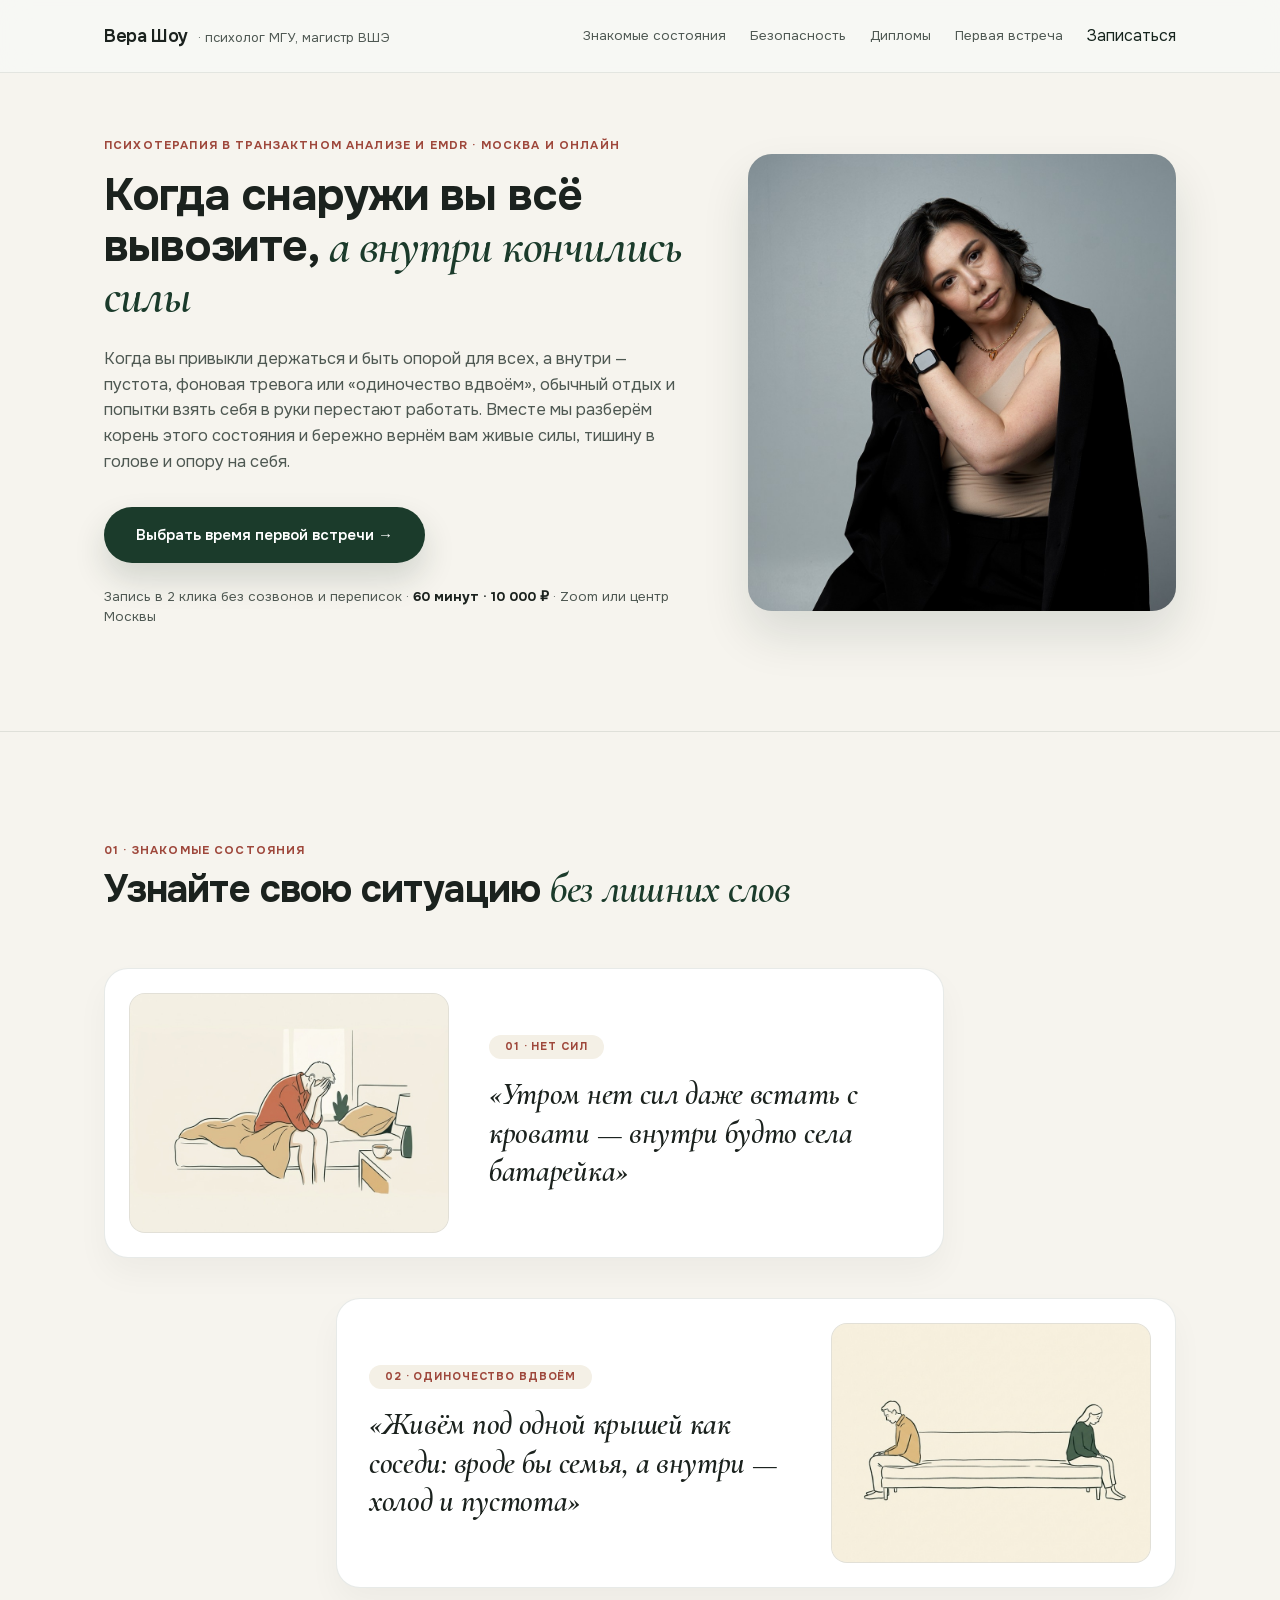
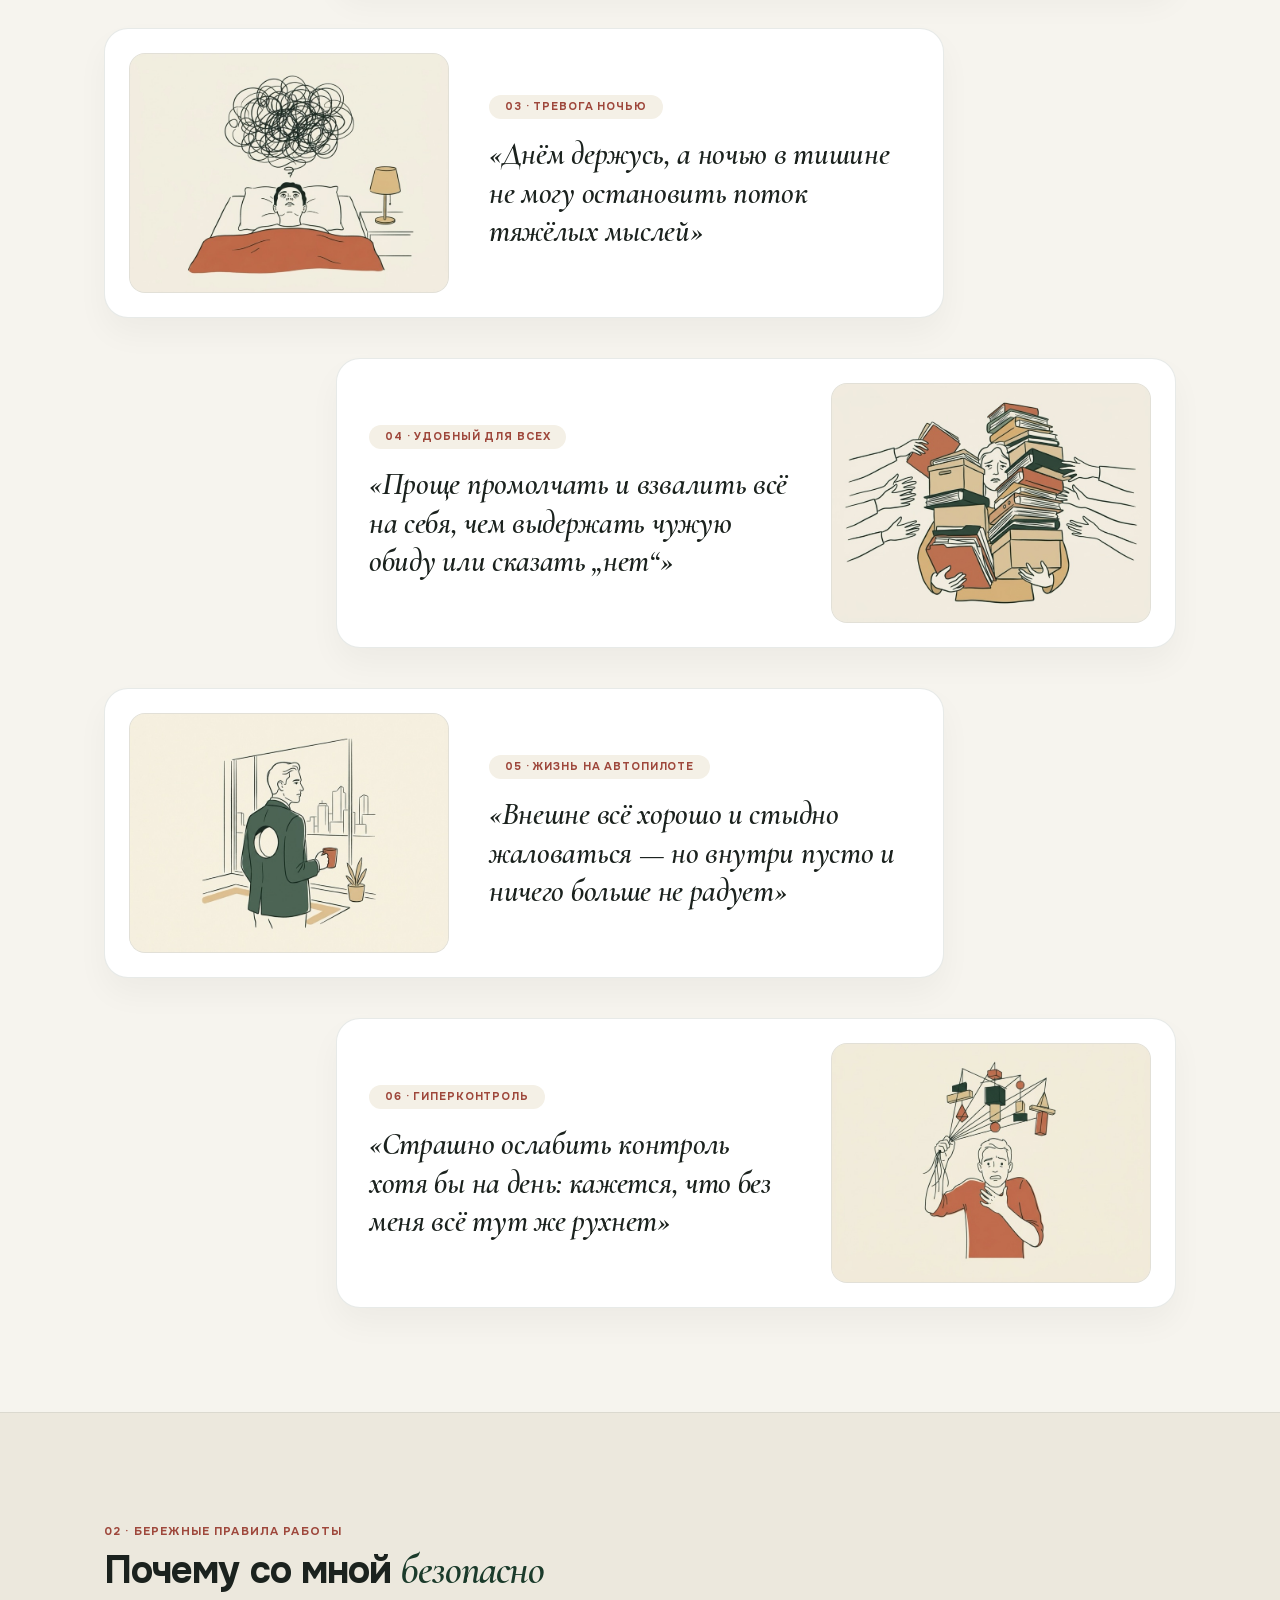
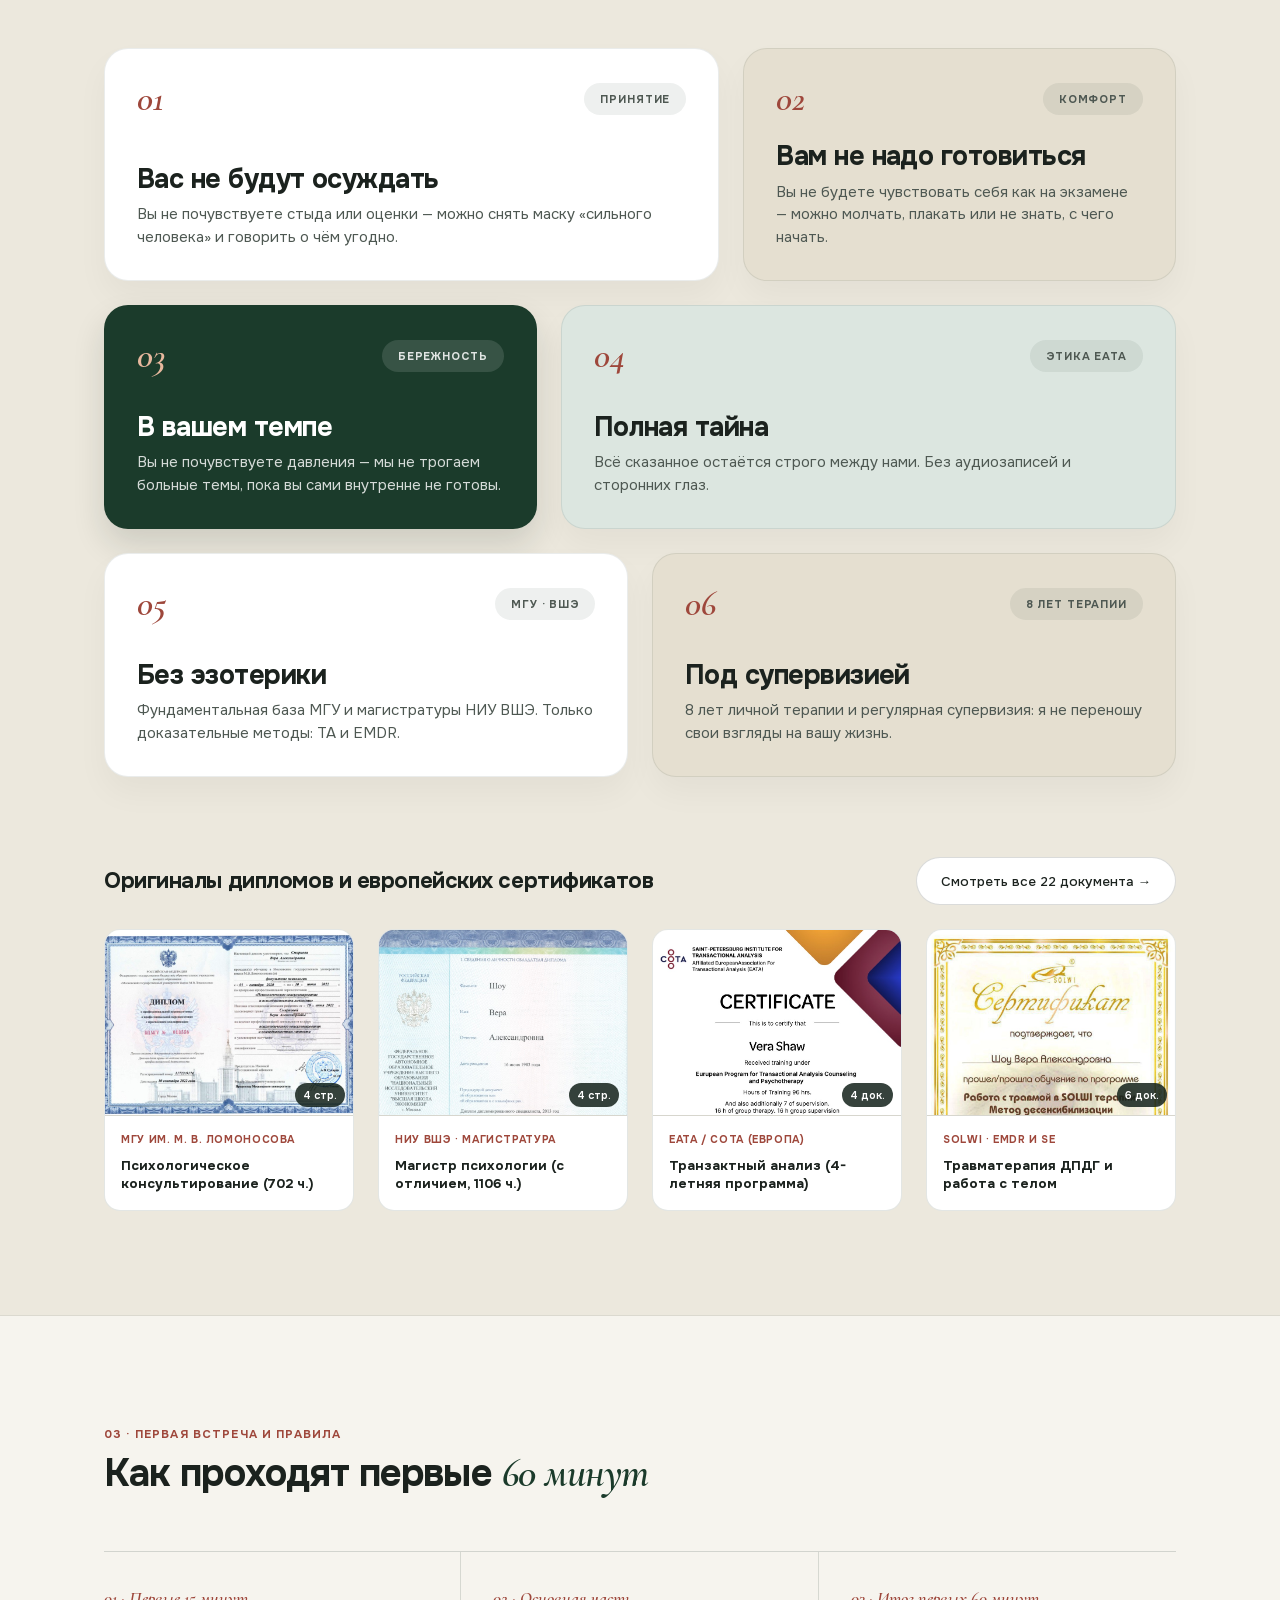
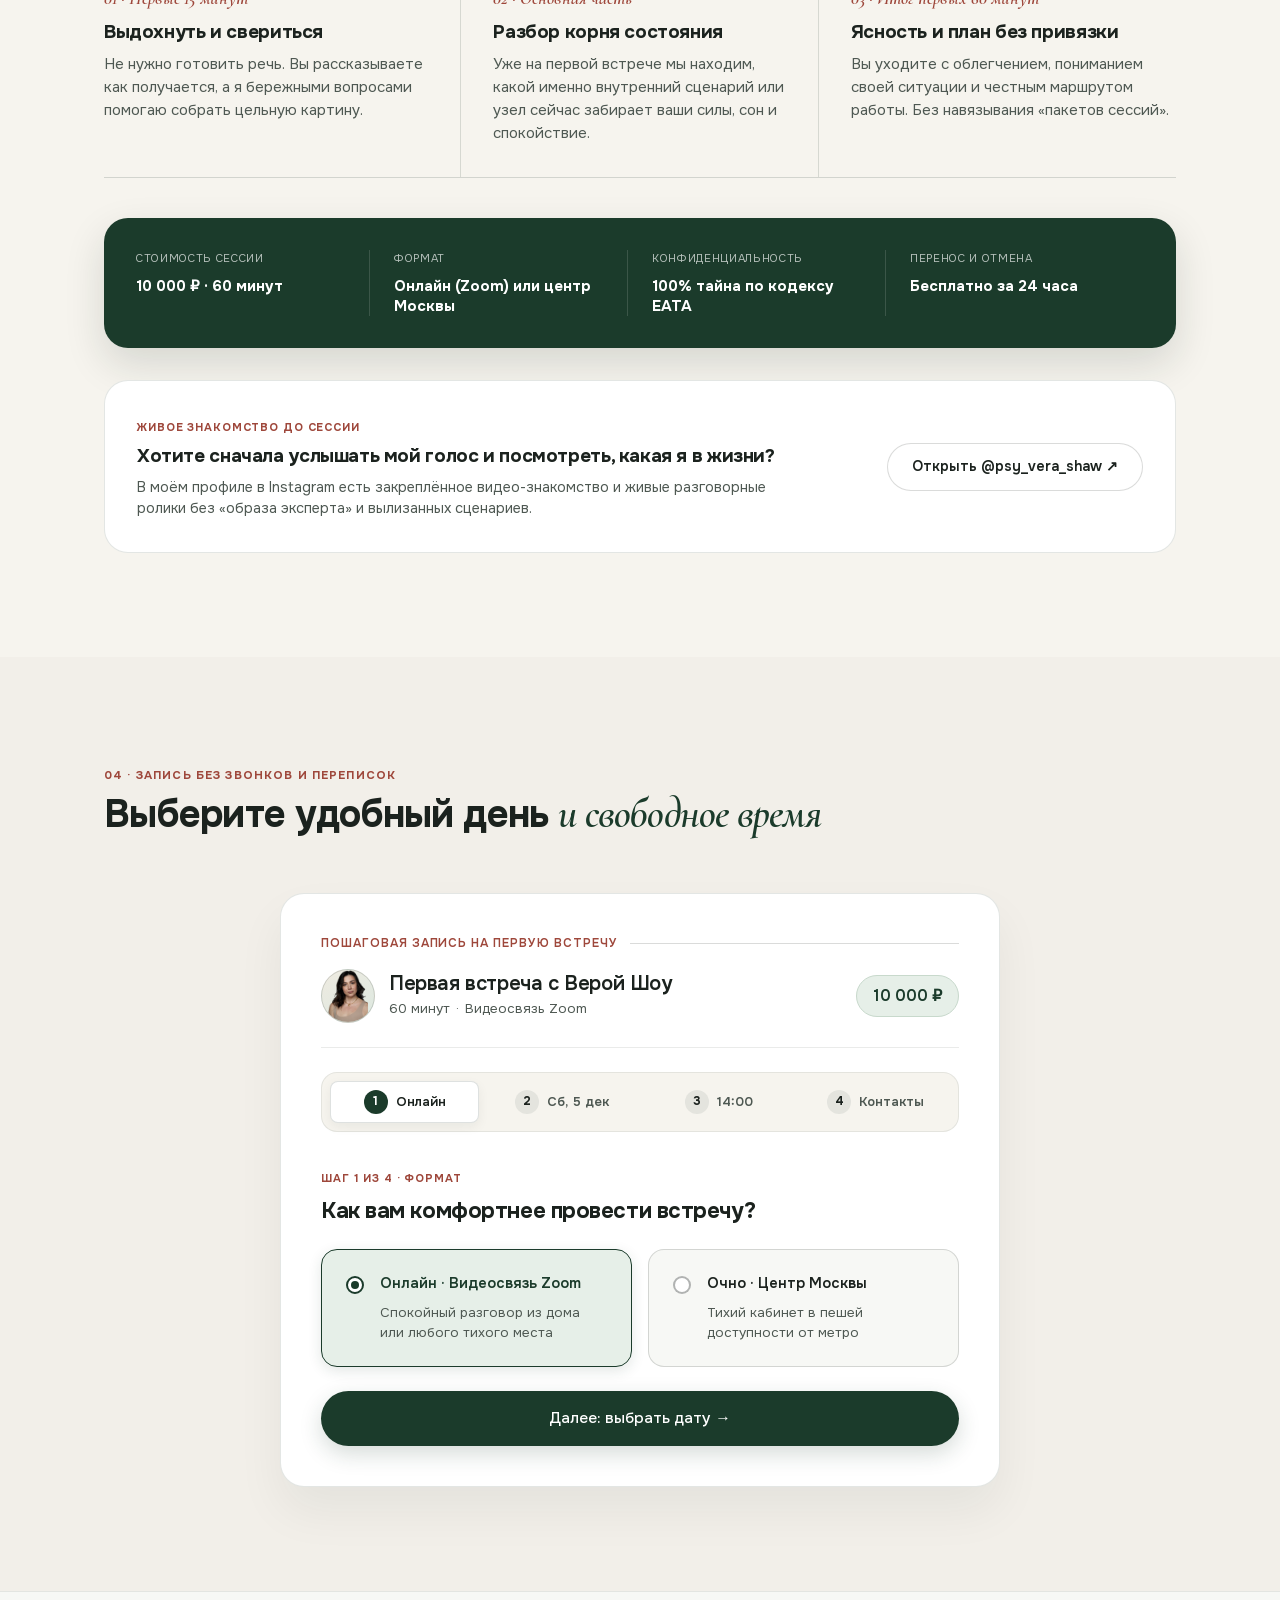
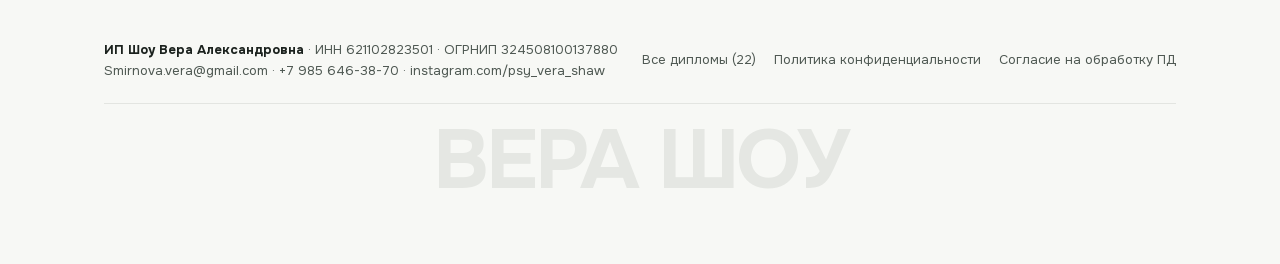
<file: index.html>
<!DOCTYPE html>
<html lang="ru" data-theme="light">
<head>
  <meta charset="UTF-8">
  <meta name="viewport" content="width=device-width, initial-scale=1.0">
  <title>Вера Шоу — Психолог (МГУ, магистр НИУ ВШЭ) · Москва и онлайн</title>
  <meta name="description" content="Частная практика психолога Веры Шоу (МГУ, магистр психологии НИУ ВШЭ, Транзактный анализ и EMDR). Когда снаружи вы всё вывозите, а внутри кончились силы, тревога или одиночество вдвоём.">
  <meta name="color-scheme" content="only light">
  <meta name="supported-color-schemes" content="light">
  <meta name="theme-color" content="#F6F4EE">
  <link rel="preload" href="assets/fonts/onest-cyrillic-v11.woff2" as="font" type="font/woff2" crossorigin>
  <link rel="preload" href="assets/fonts/cormorant-cyrillic-600-italic.woff2" as="font" type="font/woff2" crossorigin>
  <link rel="icon" type="image/svg+xml" href="data:image/svg+xml,%3Csvg xmlns='http://www.w3.org/2000/svg' viewBox='0 0 64 64'%3E%3Crect width='64' height='64' rx='32' fill='%23183025'/%3E%3Ctext x='50%25' y='54%25' dominant-baseline='middle' text-anchor='middle' fill='%23FFFFFF' font-family='serif' font-style='italic' font-weight='600' font-size='26'%3EВШ%3C/text%3E%3C/svg%3E">
  <link rel="stylesheet" href="styles.css?v=47">
</head>
<body class="ilyakhov-editorial-page">

  <!-- СПОКОЙНАЯ АВТОРСКАЯ ШАПКА -->
  <header class="site-header">
    <div class="site-container header-inner">
      <a href="#top" class="brand">
        <span class="brand-name">Вера Шоу</span>
        <span class="brand-role">· психолог МГУ, магистр ВШЭ</span>
      </a>

      <div class="header-right-actions">
        <nav class="header-nav is-unlocked" aria-label="Навигация по странице">
          <a href="#requests">Знакомые состояния</a>
          <a href="#about-vera">Безопасность</a>
          <a href="#diplomas-showcase">Дипломы</a>
          <a href="#first-session">Первая встреча</a>
        </nav>

        <a href="#booking" class="header-skip-link">
          Записаться
        </a>
      </div>
    </div>
  </header>

  <main id="top">

    <!-- ======================================================================
         ЭКРАН 1: ПЕРВЫЙ ЭКРАН — О КЛИЕНТЕ И ЕГО СОСТОЯНИИ (БЕЗ КОРПОРАТИВНОЙ АВТОБИОГРАФИИ И БЕЗ КНОПКИ TELEGRAM)
         ====================================================================== -->
    <section class="ilyakhov-hero-section" id="quizSection">
      <div class="site-container">
        <div class="ilyakhov-hero-grid">
          <div class="ilyakhov-hero-copy">
            <div class="ilyakhov-kicker">
              ПСИХОТЕРАПИЯ В ТРАНЗАКТНОМ АНАЛИЗЕ И EMDR · МОСКВА И ОНЛАЙН
            </div>

            <h1 class="ilyakhov-hero-title">
              Когда снаружи вы всё вывозите, <span class="serif-italic">а внутри кончились силы</span>
            </h1>

            <p class="ilyakhov-hero-sublead">
              Когда вы привыкли держаться и быть опорой для всех, а внутри — пустота, фоновая тревога или «одиночество вдвоём», обычный отдых и попытки взять себя в руки перестают работать. Вместе мы разберём корень этого состояния и бережно вернём вам живые силы, тишину в голове и опору на себя.
            </p>

            <div class="ilyakhov-hero-actions">
              <a href="#booking" class="btn btn-forest ilyakhov-primary-btn">
                Выбрать время первой встречи →
              </a>
            </div>

            <div class="ilyakhov-hero-session-note">
              Запись в 2 клика без созвонов и переписок · <strong>60 минут · 10 000 ₽</strong> · Zoom или центр Москвы
            </div>
          </div>

          <div class="ilyakhov-hero-visual">
            <figure class="ilyakhov-portrait-frame">
              <img
                src="assets/img/vera-editorial-blazer.jpg"
                alt="Вера Шоу — практикующий психолог, МГУ, магистр НИУ ВШЭ"
                class="ilyakhov-portrait-img"
                width="1080"
                height="1152"
                fetchpriority="high"
              >
            </figure>
          </div>
        </div>
      </div>
    </section>

    <!-- ======================================================================
         ЭКРАН 2: ЗНАКОМЫЕ СИТУАЦИИ — 6 ЧЕРЕДУЮЩИХСЯ БЛОКОВ (КРУПНАЯ КАРТИНКА + ЦИТАТА)
         ====================================================================== -->
    <section class="ilyakhov-section" id="requests">
      <div class="site-container">
        <div class="ilyakhov-section-head">
          <span class="ilyakhov-section-kicker">01 · ЗНАКОМЫЕ СОСТОЯНИЯ</span>
          <h2 class="ilyakhov-section-title">
            Узнайте свою ситуацию <span class="serif-italic">без лишних слов</span>
          </h2>
        </div>

        <div class="situations-zig-list">
          <!-- 01 · Прижат к левому краю -->
          <article class="situation-zig-item situation-zig-item--left">
            <figure class="situation-zig-visual">
              <img
                src="assets/img/situation-1.jpg"
                alt="Утром нет сил встать с кровати"
                width="640"
                height="480"
                loading="lazy"
              >
            </figure>
            <div class="situation-zig-quote-box">
              <span class="situation-zig-tag">01 · Нет сил</span>
              <blockquote class="situation-zig-quote">
                «Утром нет сил даже встать с кровати — внутри будто села батарейка»
              </blockquote>
            </div>
          </article>

          <!-- 02 · Прижат к правому краю -->
          <article class="situation-zig-item situation-zig-item--right">
            <div class="situation-zig-quote-box">
              <span class="situation-zig-tag">02 · Одиночество вдвоём</span>
              <blockquote class="situation-zig-quote">
                «Живём под одной крышей как соседи: вроде бы семья, а внутри — холод и пустота»
              </blockquote>
            </div>
            <figure class="situation-zig-visual">
              <img
                src="assets/img/situation-2.jpg"
                alt="Одиночество вдвоём и холод в отношениях"
                width="640"
                height="480"
                loading="lazy"
              >
            </figure>
          </article>

          <!-- 03 · Прижат к левому краю -->
          <article class="situation-zig-item situation-zig-item--left">
            <figure class="situation-zig-visual">
              <img
                src="assets/img/situation-3.jpg"
                alt="Ночная тревога и поток тяжёлых мыслей перед сном"
                width="640"
                height="480"
                loading="lazy"
              >
            </figure>
            <div class="situation-zig-quote-box">
              <span class="situation-zig-tag">03 · Тревога ночью</span>
              <blockquote class="situation-zig-quote">
                «Днём держусь, а ночью в тишине не могу остановить поток тяжёлых мыслей»
              </blockquote>
            </div>
          </article>

          <!-- 04 · Прижат к правому краю -->
          <article class="situation-zig-item situation-zig-item--right">
            <div class="situation-zig-quote-box">
              <span class="situation-zig-tag">04 · Удобный для всех</span>
              <blockquote class="situation-zig-quote">
                «Проще промолчать и взвалить всё на себя, чем выдержать чужую обиду или сказать „нет“»
              </blockquote>
            </div>
            <figure class="situation-zig-visual">
              <img
                src="assets/img/situation-4.jpg"
                alt="Привычка тащить чужие задачи и страх сказать нет"
                width="640"
                height="480"
                loading="lazy"
              >
            </figure>
          </article>

          <!-- 05 · Прижат к левому краю -->
          <article class="situation-zig-item situation-zig-item--left">
            <figure class="situation-zig-visual">
              <img
                src="assets/img/situation-5.jpg"
                alt="Внешнее благополучие при внутренней пустоте"
                width="640"
                height="480"
                loading="lazy"
              >
            </figure>
            <div class="situation-zig-quote-box">
              <span class="situation-zig-tag">05 · Жизнь на автопилоте</span>
              <blockquote class="situation-zig-quote">
                «Внешне всё хорошо и стыдно жаловаться — но внутри пусто и ничего больше не радует»
              </blockquote>
            </div>
          </article>

          <!-- 06 · Прижат к правому краю -->
          <article class="situation-zig-item situation-zig-item--right">
            <div class="situation-zig-quote-box">
              <span class="situation-zig-tag">06 · Гиперконтроль</span>
              <blockquote class="situation-zig-quote">
                «Страшно ослабить контроль хотя бы на день: кажется, что без меня всё тут же рухнет»
              </blockquote>
            </div>
            <figure class="situation-zig-visual">
              <img
                src="assets/img/situation-6.jpg"
                alt="Постоянное напряжение и страх потерять контроль"
                width="640"
                height="480"
                loading="lazy"
              >
            </figure>
          </article>
        </div>
      </div>
    </section>

    <!-- ======================================================================
         ЭКРАН 3: ПОЧЕМУ СО МНОЙ БЕЗОПАСНО — ПОШАГОВАЯ МОЗАИКА С КОРОТКИМИ ТЕЗИСАМИ
         ====================================================================== -->
    <section class="ilyakhov-section ilyakhov-section--warm" id="about-vera">
      <div class="site-container">
        <div class="ilyakhov-section-head">
          <span class="ilyakhov-section-kicker">02 · БЕРЕЖНЫЕ ПРАВИЛА РАБОТЫ</span>
          <h2 class="ilyakhov-section-title">
            Почему со мной <span class="serif-italic">безопасно</span>
          </h2>
        </div>

        <div class="safety-mosaic-grid">
          <article class="safety-mosaic-tile safety-mosaic-tile--wide safety-mosaic-tile--white">
            <div class="safety-tile-top">
              <span class="safety-tile-num">01</span>
              <span class="safety-tile-step-hint">принятие</span>
            </div>
            <div class="safety-tile-bottom">
              <h3>Вас не будут осуждать</h3>
              <p>Вы не почувствуете стыда или оценки — можно снять маску «сильного человека» и говорить о чём угодно.</p>
            </div>
          </article>

          <article class="safety-mosaic-tile safety-mosaic-tile--narrow safety-mosaic-tile--stone">
            <div class="safety-tile-top">
              <span class="safety-tile-num">02</span>
              <span class="safety-tile-step-hint">комфорт</span>
            </div>
            <div class="safety-tile-bottom">
              <h3>Вам не надо готовиться</h3>
              <p>Вы не будете чувствовать себя как на экзамене — можно молчать, плакать или не знать, с чего начать.</p>
            </div>
          </article>

          <article class="safety-mosaic-tile safety-mosaic-tile--narrow safety-mosaic-tile--forest">
            <div class="safety-tile-top">
              <span class="safety-tile-num">03</span>
              <span class="safety-tile-step-hint">бережность</span>
            </div>
            <div class="safety-tile-bottom">
              <h3>В вашем темпе</h3>
              <p>Вы не почувствуете давления — мы не трогаем больные темы, пока вы сами внутренне не готовы.</p>
            </div>
          </article>

          <article class="safety-mosaic-tile safety-mosaic-tile--wide safety-mosaic-tile--sage">
            <div class="safety-tile-top">
              <span class="safety-tile-num">04</span>
              <span class="safety-tile-step-hint">этика ЕАТА</span>
            </div>
            <div class="safety-tile-bottom">
              <h3>Полная тайна</h3>
              <p>Всё сказанное остаётся строго между нами. Без аудиозаписей и сторонних глаз.</p>
            </div>
          </article>

          <article class="safety-mosaic-tile safety-mosaic-tile--half safety-mosaic-tile--white">
            <div class="safety-tile-top">
              <span class="safety-tile-num">05</span>
              <span class="safety-tile-step-hint">МГУ · ВШЭ</span>
            </div>
            <div class="safety-tile-bottom">
              <h3>Без эзотерики</h3>
              <p>Фундаментальная база МГУ и магистратуры НИУ ВШЭ. Только доказательные методы: ТА и EMDR.</p>
            </div>
          </article>

          <article class="safety-mosaic-tile safety-mosaic-tile--half safety-mosaic-tile--stone">
            <div class="safety-tile-top">
              <span class="safety-tile-num">06</span>
              <span class="safety-tile-step-hint">8 лет терапии</span>
            </div>
            <div class="safety-tile-bottom">
              <h3>Под супервизией</h3>
              <p>8 лет личной терапии и регулярная супервизия: я не переношу свои взгляды на вашу жизнь.</p>
            </div>
          </article>
        </div>

        <!-- ==================================================================
             ОРИГИНАЛЫ ДИПЛОМОВ
             ================================================================== -->
        <div class="ilyakhov-diplomas-strip-wrap" id="diplomas-showcase">
          <div class="diplomas-strip-head">
            <h3>Оригиналы дипломов и европейских сертификатов</h3>
            <button type="button" class="btn btn-outline diplomas-open-all-btn" data-open-diplomas>
              Смотреть все 22 документа →
            </button>
          </div>

          <div class="diplomas-preview-strip">
            <article class="diploma-preview-item" data-diploma-group="msu">
              <div class="diploma-preview-img">
                <img src="assets/diplomas/msu_diploma.jpg" alt="Диплом МГУ им. М.В. Ломоносова" loading="lazy">
                <span class="diploma-zoom-badge">4 стр.</span>
              </div>
              <div class="diploma-preview-meta">
                <span>МГУ им. М. В. Ломоносова</span>
                <strong>Психологическое консультирование (702 ч.)</strong>
              </div>
            </article>

            <article class="diploma-preview-item" data-diploma-group="hse">
              <div class="diploma-preview-img">
                <img src="assets/diplomas/hse_master_1.jpg" alt="Диплом магистра НИУ ВШЭ" loading="lazy">
                <span class="diploma-zoom-badge">4 стр.</span>
              </div>
              <div class="diploma-preview-meta">
                <span>НИУ ВШЭ · Магистратура</span>
                <strong>Магистр психологии (с отличием, 1106 ч.)</strong>
              </div>
            </article>

            <article class="diploma-preview-item" data-diploma-group="ta">
              <div class="diploma-preview-img">
                <img src="assets/diplomas/sita_eata_year2.jpg" alt="Сертификат ЕАТА / СОТА" loading="lazy">
                <span class="diploma-zoom-badge">4 док.</span>
              </div>
              <div class="diploma-preview-meta">
                <span>ЕАТА / СОТА (Европа)</span>
                <strong>Транзактный анализ (4-летняя программа)</strong>
              </div>
            </article>

            <article class="diploma-preview-item" data-diploma-group="trauma">
              <div class="diploma-preview-img">
                <img src="assets/diplomas/solwi_emdr_50h.jpg" alt="Сертификат EMDR / ДПДГ" loading="lazy">
                <span class="diploma-zoom-badge">6 док.</span>
              </div>
              <div class="diploma-preview-meta">
                <span>SOLWI · EMDR и SE</span>
                <strong>Травматерапия ДПДГ и работа с телом</strong>
              </div>
            </article>
          </div>
        </div>
      </div>
    </section>

    <!-- ======================================================================
         ЭКРАН 4: КАК ПРОХОДИТ ПЕРВАЯ ВСТРЕЧА И УСЛОВИЯ РАБОТЫ
         ====================================================================== -->
    <section class="ilyakhov-section" id="first-session">
      <div class="site-container">
        <div class="ilyakhov-section-head">
          <span class="ilyakhov-section-kicker">03 · ПЕРВАЯ ВСТРЕЧА И ПРАВИЛА</span>
          <h2 class="ilyakhov-section-title">
            Как проходят первые <span class="serif-italic">60 минут</span>
          </h2>
        </div>

        <div class="session-steps-row">
          <div class="session-step-col">
            <span class="step-col-num">01 · Первые 15 минут</span>
            <h3>Выдохнуть и свериться</h3>
            <p>Не нужно готовить речь. Вы рассказываете как получается, а я бережными вопросами помогаю собрать цельную картину.</p>
          </div>

          <div class="session-step-col">
            <span class="step-col-num">02 · Основная часть</span>
            <h3>Разбор корня состояния</h3>
            <p>Уже на первой встрече мы находим, какой именно внутренний сценарий или узел сейчас забирает ваши силы, сон и спокойствие.</p>
          </div>

          <div class="session-step-col">
            <span class="step-col-num">03 · Итог первых 60 минут</span>
            <h3>Ясность и план без привязки</h3>
            <p>Вы уходите с облегчением, пониманием своей ситуации и честным маршрутом работы. Без навязывания «пакетов сессий».</p>
          </div>
        </div>

        <div class="session-terms-banner">
          <div class="term-banner-item">
            <span>Стоимость сессии</span>
            <strong>10 000 ₽ · 60 минут</strong>
          </div>
          <div class="term-banner-item">
            <span>Формат</span>
            <strong>Онлайн (Zoom) или центр Москвы</strong>
          </div>
          <div class="term-banner-item">
            <span>Конфиденциальность</span>
            <strong>100% тайна по кодексу ЕАТА</strong>
          </div>
          <div class="term-banner-item">
            <span>Перенос и отмена</span>
            <strong>Бесплатно за 24 часа</strong>
          </div>
        </div>

        <!-- ЧЕСТНЫЙ МОСТ НА СТРАНИЦУ ВЕРЫ ПЕРЕД ЗАПИСЬЮ (БЕЗ ВЫДУМАННЫХ РИЛСОВ) -->
        <div class="ig-profile-bridge" id="video-intro">
          <div class="ig-profile-bridge-copy">
            <span class="ig-bridge-kicker">Живое знакомство до сессии</span>
            <h3>Хотите сначала услышать мой голос и посмотреть, какая я в жизни?</h3>
            <p>В моём профиле в Instagram есть закреплённое видео-знакомство и живые разговорные ролики без «образа эксперта» и вылизанных сценариев.</p>
          </div>
          <a href="https://www.instagram.com/psy_vera_shaw/" target="_blank" rel="noopener" class="btn btn-outline ig-bridge-btn">
            Открыть @psy_vera_shaw ↗
          </a>
        </div>
      </div>
    </section>

    <!-- ======================================================================
         ЭКРАН 5: ЗАПИСЬ НА ПЕРВУЮ СЕССИЮ (БЕЗ ПЕРЕПИСОК В TELEGRAM)
         ====================================================================== -->
    <section class="booking-section" id="booking">
      <div class="site-container">
        <div class="ilyakhov-section-head">
          <span class="ilyakhov-section-kicker">04 · ЗАПИСЬ БЕЗ ЗВОНКОВ И ПЕРЕПИСОК</span>
          <h2 class="ilyakhov-section-title">
            Выберите удобный день <span class="serif-italic">и свободное время</span>
          </h2>
        </div>

        <div class="booking-card booking-card--wizard">
          <div class="editorial-section-kicker" style="margin-bottom: 16px;">ПОШАГОВАЯ ЗАПИСЬ НА ПЕРВУЮ ВСТРЕЧУ</div>

          <!-- Контейнер для прямого встраивания готового сервиса (Planerka.app или Cal.com) -->
          <div id="externalBookingEmbedContainer" hidden></div>

          <!-- Четырёхшаговый спокойный виджет расписания (по одному действию на экране) -->
          <div id="yasnoScheduleWidget" class="booking-wizard">
            <div class="yasno-widget-header">
              <div class="yasno-expert-mini">
                <img
                  src="assets/img/vera-portrait-cutout.webp"
                  alt="Вера Шоу"
                  class="yasno-expert-avatar"
                  width="104"
                  height="104"
                >
                <div class="yasno-expert-info">
                  <h2>Первая встреча с Верой Шоу</h2>
                  <div class="yasno-expert-meta">
                    <span>60 минут</span>
                    <span>·</span>
                    <span id="yasnoFormatMetaText">Видеосвязь Zoom</span>
                  </div>
                </div>
              </div>
              <div class="yasno-price-pill">10 000 ₽</div>
            </div>

            <!-- ИНДИКАТОР ЭТАПОВ (МОЖНО ВЕРНУТЬСЯ НА ЛЮБОЙ ПРОЙДЕННЫЙ ШАГ) -->
            <div class="booking-wizard-progress" role="navigation" aria-label="Этапы записи">
              <button type="button" class="wizard-step-tab is-active" data-wizard-tab="1">
                <span class="wizard-step-num">1</span>
                <span class="wizard-step-label" id="wizardTabLabel1">Формат</span>
              </button>
              <button type="button" class="wizard-step-tab" data-wizard-tab="2">
                <span class="wizard-step-num">2</span>
                <span class="wizard-step-label" id="wizardTabLabel2">Дата</span>
              </button>
              <button type="button" class="wizard-step-tab" data-wizard-tab="3">
                <span class="wizard-step-num">3</span>
                <span class="wizard-step-label" id="wizardTabLabel3">Время</span>
              </button>
              <button type="button" class="wizard-step-tab" data-wizard-tab="4">
                <span class="wizard-step-num">4</span>
                <span class="wizard-step-label" id="wizardTabLabel4">Контакты</span>
              </button>
            </div>

            <!-- ШАГ 1: ВЫБОР ФОРМАТА (ОЧНО ИЛИ ОНЛАЙН) -->
            <div class="booking-wizard-pane" id="wizardStep1Format" data-wizard-pane="1">
              <div class="wizard-pane-head">
                <span class="cal-step-kicker">ШАГ 1 ИЗ 4 · ФОРМАТ</span>
                <h3 class="wizard-pane-title">Как вам комфортнее провести встречу?</h3>
              </div>

              <div class="cal-format-cards cal-format-cards--wizard" role="radiogroup" aria-label="Выберите формат встречи">
                <button
                  type="button"
                  class="cal-format-card is-active"
                  data-format-choice="online"
                  role="radio"
                  aria-checked="true"
                >
                  <span class="cal-radio-circle" aria-hidden="true"></span>
                  <span class="cal-format-card-body">
                    <span class="cal-format-card-title">Онлайн · Видеосвязь Zoom</span>
                    <span class="cal-format-card-desc">Спокойный разговор из дома или любого тихого места</span>
                  </span>
                </button>

                <button
                  type="button"
                  class="cal-format-card"
                  data-format-choice="moscow"
                  role="radio"
                  aria-checked="false"
                >
                  <span class="cal-radio-circle" aria-hidden="true"></span>
                  <span class="cal-format-card-body">
                    <span class="cal-format-card-title">Очно · Центр Москвы</span>
                    <span class="cal-format-card-desc">Тихий кабинет в пешей доступности от метро</span>
                  </span>
                </button>
              </div>

              <div class="wizard-pane-footer">
                <button type="button" class="btn btn-forest primary-submit-btn" id="wizardNextToDateBtn">
                  Далее: выбрать дату →
                </button>
              </div>
            </div>

            <!-- ШАГ 2: ВЫБОР ДАТЫ В КАЛЕНДАРЕ -->
            <div class="booking-wizard-pane" id="wizardStep2Date" data-wizard-pane="2" hidden>
              <div class="wizard-pane-topbar">
                <button type="button" class="wizard-back-btn" data-wizard-goto="1">← К выбору формата</button>
                <span class="wizard-chosen-chip" id="wizardChipFormat">Онлайн (Zoom)</span>
              </div>

              <div class="wizard-pane-head">
                <span class="cal-step-kicker">ШАГ 2 ИЗ 4 · ДЕНЬ ВСТРЕЧИ</span>
                <h3 class="wizard-pane-title">Выберите удобный день в календаре</h3>
              </div>

              <div class="cal-col-month cal-col-month--wizard">
                <div class="cal-month-bar">
                  <span class="cal-month-title" id="calMonthTitle">Октябрь 2026</span>
                  <div class="cal-month-nav-btns">
                    <button type="button" class="cal-month-arrow" id="calPrevMonthBtn" aria-label="Предыдущий месяц">‹</button>
                    <button type="button" class="cal-month-arrow" id="calNextMonthBtn" aria-label="Следующий месяц">›</button>
                  </div>
                </div>

                <div class="cal-weekdays-row" aria-hidden="true">
                  <span>Пн</span>
                  <span>Вт</span>
                  <span>Ср</span>
                  <span>Чт</span>
                  <span>Пт</span>
                  <span>Сб</span>
                  <span>Вс</span>
                </div>

                <div class="cal-month-grid" id="bookingDateSlots" role="grid" aria-label="Календарь доступных дней">
                  <!-- Сетка чисел месяца генерируется в app.js -->
                </div>
              </div>

              <div class="wizard-pane-footer">
                <button type="button" class="btn btn-forest primary-submit-btn" id="wizardNextToTimeBtn">
                  Далее: выбрать время →
                </button>
              </div>
            </div>

            <!-- ШАГ 3: ВЫБОР СВОБОДНОГО ВРЕМЕНИ -->
            <div class="booking-wizard-pane" id="wizardStep3Time" data-wizard-pane="3" hidden>
              <div class="wizard-pane-topbar">
                <button type="button" class="wizard-back-btn" data-wizard-goto="2">← Изменить дату</button>
                <span class="wizard-chosen-chip" id="wizardChipDate">Онлайн · Ср, 28 окт</span>
              </div>

              <div class="wizard-pane-head">
                <span class="cal-step-kicker">ШАГ 3 ИЗ 4 · ДОСТУПНОЕ ВРЕМЯ</span>
                <h3 class="wizard-pane-title">
                  Выберите удобное время на <span id="calSelectedDateHeading">Ср, 28 октября</span>
                </h3>
                <p class="wizard-pane-sub">Время московское (GMT+3) · Длительность встречи 60 минут</p>
              </div>

              <div class="time-slots-grid time-slots-grid--wizard" id="bookingTimeSlots" role="radiogroup" aria-label="Доступное время">
                <button type="button" class="time-slot-btn" data-time-slot="11:00">11:00</button>
                <button type="button" class="time-slot-btn" data-time-slot="13:00">13:00</button>
                <button type="button" class="time-slot-btn is-selected" data-time-slot="14:00">14:00</button>
                <button type="button" class="time-slot-btn" data-time-slot="16:00">16:00</button>
                <button type="button" class="time-slot-btn" data-time-slot="17:00">17:00</button>
                <button type="button" class="time-slot-btn" data-time-slot="19:00">19:00</button>
              </div>

              <div class="wizard-pane-footer">
                <button type="button" id="yasnoProceedToConfirmBtn" class="btn btn-forest primary-submit-btn">
                  Далее: указать почту и телефон →
                </button>
              </div>
            </div>

            <!-- ШАГ 4: ПОЧТА И НОМЕР ТЕЛЕФОНА -->
            <form id="bookingPaymentForm" class="booking-wizard-pane" data-wizard-pane="4" novalidate hidden>
              <input type="hidden" name="sessionFormat" id="sessionFormatHiddenInput" value="online">

              <div class="wizard-pane-topbar">
                <button type="button" class="wizard-back-btn" id="yasnoBackToSlotsBtn" data-wizard-goto="3">← Изменить время</button>
                <span class="wizard-chosen-chip" id="yasnoChosenSlotSummary">Онлайн · Ср, 28 окт в 14:00</span>
              </div>

              <div class="wizard-pane-head">
                <span class="cal-step-kicker">ШАГ 4 ИЗ 4 · ПОДТВЕРЖДЕНИЕ</span>
                <h3 class="wizard-pane-title" id="wizardStep4Heading">Куда отправить ссылку на встречу?</h3>
              </div>

              <div class="wizard-fields-stack">
                <div class="wizard-field-group">
                  <label for="bookingEmailInput" class="wizard-field-label" id="bookingEmailLabel">
                    Ваша почта (пришлём ссылку на Zoom и приглашение в календарь)
                  </label>
                  <input
                    type="email"
                    name="clientEmail"
                    id="bookingEmailInput"
                    class="input-field"
                    placeholder="name@example.com *"
                    autocomplete="email"
                    required
                  >
                </div>

                <div class="wizard-field-group">
                  <label for="bookingPhoneInput" class="wizard-field-label">
                    Номер телефона <span class="wizard-field-hint">(на всякий случай, если письмо не дойдёт или попадёт в спам)</span>
                  </label>
                  <input
                    type="tel"
                    name="clientPhone"
                    id="bookingPhoneInput"
                    class="input-field"
                    placeholder="+7 (999) 000-00-00 *"
                    autocomplete="tel"
                    required
                  >
                </div>
              </div>

              <button type="submit" data-submit-mode="pay" id="primaryBookingBtn" class="btn btn-forest primary-submit-btn">
                Подтвердить запись · 10 000 ₽ →
              </button>

              <div class="legal-checks" style="margin-top: 16px;">
                <label class="check-row">
                  <input type="checkbox" name="consentPersonalData" required checked>
                  <span>
                    Даю <button type="button" data-legal="consent">Согласие на обработку ПД</button> и принимаю <button type="button" data-legal="policy">Политику конфиденциальности</button>.
                  </span>
                </label>
              </div>
            </form>
          </div>
        </div>
      </div>
    </section>

    <!-- ЛИПКАЯ НИЖНЯЯ ПАНЕЛЬ НА ТЕЛЕФОНЕ -->
    <div class="mobile-sticky-cta-bar" id="mobileStickyCtaBar">
      <div class="mobile-sticky-cta-meta">
        <strong>Первая встреча · 10 000 ₽</strong>
        <span>60 мин · Онлайн или Москва</span>
      </div>
      <a href="#booking" class="btn btn-forest mobile-sticky-cta-btn">
        Выбрать время →
      </a>
    </div>

    <footer class="site-footer">
      <div class="site-container">
        <div class="footer-inner">
          <div>
            <strong style="color: var(--ink);">ИП Шоу Вера Александровна</strong> · ИНН 621102823501 · ОГРНИП 324508100137880<br>
            <a href="mailto:Smirnova.vera@gmail.com">Smirnova.vera@gmail.com</a> · <a href="tel:+79856463870">+7 985 646-38-70</a> · <a href="https://www.instagram.com/psy_vera_shaw/" target="_blank" rel="noopener">instagram.com/psy_vera_shaw</a>
          </div>

          <div class="footer-links">
            <button type="button" data-open-diplomas>Все дипломы (22)</button>
            <button type="button" data-legal="policy">Политика конфиденциальности</button>
            <button type="button" data-legal="consent">Согласие на обработку ПД</button>
          </div>
        </div>
        <div class="footer-signature-mark" aria-hidden="true">ВЕРА ШОУ</div>
      </div>
    </footer>

  </main>

  <!-- МОДАЛЬНОЕ ОКНО КАТАЛОГА ДИПЛОМОВ И СЕРТИФИКАТОВ (22) -->
  <dialog class="modal modal-wide" id="diplomasModal" aria-labelledby="diplomasModalTitle">
    <div class="modal-header">
      <div>
        <h3 id="diplomasModalTitle" style="font-size: 20px;">Оригиналы дипломов и сертификатов (22)</h3>
        <div style="font-size: 13px; color: var(--muted);">Нажмите на любую карточку, чтобы открыть сканы документов</div>
      </div>
      <button type="button" class="modal-close" data-close-modal aria-label="Закрыть">✕</button>
    </div>
    <div class="modal-body">
      <div class="diploma-filters" role="tablist" aria-label="Фильтр документов">
        <button type="button" class="filter-btn is-active" data-filter="all">Все документы (22)</button>
        <button type="button" class="filter-btn" data-filter="academic">МГУ и магистратура НИУ ВШЭ (8)</button>
        <button type="button" class="filter-btn" data-filter="ta">Транзактный анализ ЕАТА / СОТА (4)</button>
        <button type="button" class="filter-btn" data-filter="trauma">Работа с травмой: ДПДГ, FLASH, SE (6)</button>
        <button type="button" class="filter-btn" data-filter="special">Зависимости, Деньги, Стыд, МИ (4)</button>
      </div>

      <div class="diplomas-grid">
        <article class="diploma-card" data-category="academic" data-diploma-group="msu">
          <div class="diploma-thumb">
            <img src="assets/diplomas/msu_diploma.jpg" alt="Диплом МГУ им. М.В. Ломоносова" loading="lazy">
            <span class="diploma-pill-count">4 страницы</span>
          </div>
          <div class="diploma-body">
            <div class="diploma-inst">МГУ имени М.В. Ломоносова · 702 часа</div>
            <h3>Психологическое консультирование и психодиагностика</h3>
            <p class="diploma-note">Диплом ПП МГУ № 013558 и приложение с 21 дисциплиной на «отлично».</p>
          </div>
        </article>

        <article class="diploma-card" data-category="academic" data-diploma-group="hse">
          <div class="diploma-thumb">
            <img src="assets/diplomas/hse_master_1.jpg" alt="Диплом магистра НИУ ВШЭ" loading="lazy">
            <span class="diploma-pill-count">4 страницы</span>
          </div>
          <div class="diploma-body">
            <div class="diploma-inst">НИУ ВШЭ · Очная магистратура</div>
            <h3>Магистр психологии — Персонология и ТА</h3>
            <p class="diploma-note">Диплом магистра (1106 ак. ч.). Диссертация по КПТСР на «отлично».</p>
          </div>
        </article>

        <article class="diploma-card" data-category="ta" data-diploma-group="ta">
          <div class="diploma-thumb">
            <img src="assets/diplomas/sita_eata_year2.jpg" alt="Сертификаты ЕАТА и СОТА" loading="lazy">
            <span class="diploma-pill-count">4 сертификата</span>
          </div>
          <div class="diploma-body">
            <div class="diploma-inst">ЕАТА / СОТА</div>
            <h3>Транзактный анализ в психотерапии</h3>
            <p class="diploma-note">EATA TA 101 и 4-летняя Европейская программа (супервизор д.м.н. Т.В. Агибалова).</p>
          </div>
        </article>

        <article class="diploma-card" data-category="trauma" data-diploma-group="trauma">
          <div class="diploma-thumb">
            <img src="assets/diplomas/solwi_emdr_50h.jpg" alt="Сертификаты ДПДГ и Somatic Experiencing" loading="lazy">
            <span class="diploma-pill-count">6 сертификатов</span>
          </div>
          <div class="diploma-body">
            <div class="diploma-inst">SOLWI и Serebrenick-Hai · 245 часов</div>
            <h3>ДПДГ (EMDR), Метод FLASH и Somatic Experiencing</h3>
            <p class="diploma-note">Бережная переработка травмы и 160 часов соматической терапии.</p>
          </div>
        </article>

        <article class="diploma-card" data-category="special" data-diploma-group="addictions">
          <div class="diploma-thumb">
            <img src="assets/diplomas/mir_ta_addictions_40h.jpg" alt="Диплом МИР-ТА" loading="lazy">
            <span class="diploma-pill-count">1 диплом</span>
          </div>
          <div class="diploma-body">
            <div class="diploma-inst">МИР-ТА · д.м.н. Д.И. Шустов, Т.В. Агибалова</div>
            <h3>Психотерапия зависимостей и созависимости</h3>
            <p class="diploma-note">Диплом № Д-НК-00464: работа с зависимостями и созависимыми сценариями.</p>
          </div>
        </article>

        <article class="diploma-card" data-category="special" data-diploma-group="mi">
          <div class="diploma-thumb">
            <img src="assets/diplomas/motivational_interviewing_36h.jpg" alt="Сертификат Мотивационное интервью" loading="lazy">
            <span class="diploma-pill-count">1 сертификат</span>
          </div>
          <div class="diploma-body">
            <div class="diploma-inst">Доказательная психотерапия · 36 ак. ч.</div>
            <h3>Основы мотивационного интервью</h3>
            <p class="diploma-note">Преодоление внутреннего саботажа и сомнений при принятии решений.</p>
          </div>
        </article>

        <article class="diploma-card" data-category="special" data-diploma-group="money">
          <div class="diploma-thumb">
            <img src="assets/diplomas/money_requests_33h.jpg" alt="Сертификат Психотерапия денежных запросов" loading="lazy">
            <span class="diploma-pill-count">1 сертификат</span>
          </div>
          <div class="diploma-body">
            <div class="diploma-inst">ЕАТА / СОТА · 33 часа</div>
            <h3>Психотерапия денежных запросов</h3>
            <p class="diploma-note">Работа с финансовой тревогой, импульсивными тратами и самооценкой.</p>
          </div>
        </article>

        <article class="diploma-card" data-category="special" data-diploma-group="shame">
          <div class="diploma-thumb">
            <img src="assets/diplomas/shame_therapy_18h.jpg" alt="Сертификат Психотерапия стыда" loading="lazy">
            <span class="diploma-pill-count">1 сертификат</span>
          </div>
          <div class="diploma-body">
            <div class="diploma-inst">ЕАТА / СОТА · 18 часов</div>
            <h3>Психотерапия токсического стыда</h3>
            <p class="diploma-note">Работа с перфекционизмом, страхом осуждения и уязвимостью.</p>
          </div>
        </article>
      </div>
    </div>
  </dialog>

  <!-- МОДАЛЬНОЕ ОКНО ПРОСМОТРА СКАНОВ ДИПЛОМОВ -->
  <dialog class="modal" id="diplomaModal" aria-labelledby="lightboxTitle">
    <div class="modal-header">
      <div>
        <h3 id="lightboxTitle" style="font-size: 17px;">Документ об образовании</h3>
        <div id="lightboxCounter" style="font-size: 12.5px; color: var(--muted);">Документ 1 из 4</div>
      </div>
      <button type="button" class="modal-close" data-close-modal aria-label="Закрыть">✕</button>
    </div>
    <div class="modal-body">
      <div class="lightbox-stage">
        <img id="lightboxImg" src="assets/diplomas/msu_diploma.jpg" alt="Скан диплома">
      </div>
      <p id="lightboxCaption" style="font-size: 14px; color: var(--ink); margin-bottom: 14px;"></p>
      <div style="display: flex; flex-wrap: wrap; align-items: center; justify-content: space-between; gap: 10px;">
        <div style="display: flex; gap: 8px;">
          <button type="button" class="btn btn-outline" id="lightboxPrev" style="min-height: 38px; padding: 8px 16px; font-size: 13.5px;">← Предыдущий</button>
          <button type="button" class="btn btn-outline" id="lightboxNext" style="min-height: 38px; padding: 8px 16px; font-size: 13.5px;">Следующий →</button>
        </div>
        <a id="lightboxFullLink" href="assets/diplomas/msu_diploma.jpg" target="_blank" rel="noopener" class="inline-arrow-link" style="font-size: 13.5px;">
          Открыть в полном размере ↗
        </a>
      </div>
    </div>
  </dialog>

  <dialog class="modal" id="legalModal" aria-labelledby="legalModalTitle">
    <div class="modal-header">
      <h3 id="legalModalTitle" style="font-size: 18px;">Документ</h3>
      <button type="button" class="modal-close" data-close-modal aria-label="Закрыть">✕</button>
    </div>
    <div class="modal-body" id="legalModalBody"></div>
  </dialog>

  <dialog class="modal" id="paymentModal" aria-label="Запись на сессию">
    <div class="modal-header">
      <h3 style="font-size: 18px;">Ваша запись</h3>
      <button type="button" class="modal-close" data-close-modal aria-label="Закрыть">✕</button>
    </div>
    <div class="modal-body" id="paymentSummaryContent"></div>
  </dialog>

  <script src="app.js?v=43"></script>
</body>
</html>
</file>
<file: styles.css>
/* ==========================================================================
   ВЕРА ШОУ — V14 РЕДАКЦИОННАЯ АРХИТЕКТУРА (УТВЕРЖДЁННАЯ СБОРКА ПО 7 ПРАВКАМ)
   1. Экран 1 квиза (#quizStep1 — 100dvh, 0px скролла):
      - Вопрос «Что у вас случилось?», 1 строка подзаголовка и 6 карточек выбора.
   2. Экран 2 квиза (#quizStep2 — 100dvh, 0px скролла):
      - Без цитаты и красной нити. Только «← Назад к выбору ситуации»,
        заголовок «Что вы ждёте от работы?» и 4 карточки + «✎ Свой вариант».
   3. Поток персонального разбора (#personalizedResultFlow):
      - Блок 1 (#personal-mirror): Короткий заголовок + 2 простых предложения +
        сюжетная иллюстрация assets/img/illus-mirror.jpg (.editorial-spot-illus).
      - Блок 2 (#therapy-stages): Вертикальный стек (.stages-vertical-stack),
        где 1 этап = 1 отдельная горизонтальная карточка + крупная иллюстрация
        (illus-stage-1.jpg, illus-stage-2.jpg, illus-stage-3.jpg).
      - Блок 3 (#about-vera): Выделенный блок про Веру перед формой записи:
        Часть 1 — контрастный Hero-сплит 50/50 (.vera-hero-split, хвойный #1E3F30 + фото).
        Часть 2 — карточка «Обо мне» и «Инструменты, которыми я работаю» + кнопка дипломов + 4 цифры.
      - Блок 4 (#booking): Чистая центрированная карточка записи (max-width: 620px) без повтора фото.
   ========================================================================== */

@font-face {
  font-family: 'Onest';
  font-style: normal;
  font-weight: 300 700;
  font-display: swap;
  src: url('assets/fonts/onest-cyrillic-v11.woff2') format('woff2');
  unicode-range: U+0301, U+0400-045F, U+0490-0491, U+04B0-04B1, U+2116;
}

@font-face {
  font-family: 'Onest';
  font-style: normal;
  font-weight: 300 700;
  font-display: swap;
  src: url('assets/fonts/onest-latin-v11.woff2') format('woff2');
  unicode-range: U+0000-00FF, U+0131, U+0152-0153, U+02BB-02BC, U+02C6, U+02DA, U+02DC, U+2000-206F, U+20AC, U+2122, U+2191, U+2193, U+2212, U+2215, U+FEFF, U+FFFD;
}

@font-face {
  font-family: 'Cormorant Garamond';
  font-style: italic;
  font-weight: 600;
  font-display: swap;
  src: url('assets/fonts/cormorant-cyrillic-600-italic.woff2') format('woff2');
  unicode-range: U+0301, U+0400-045F, U+0490-0491, U+04B0-04B1, U+2116;
}

@font-face {
  font-family: 'Cormorant Garamond';
  font-style: italic;
  font-weight: 600;
  font-display: swap;
  src: url('assets/fonts/cormorant-latin-600-italic.woff2') format('woff2');
  unicode-range: U+0000-00FF, U+0131, U+0152-0153, U+02BB-02BC, U+02C6, U+02DA, U+02DC, U+2000-206F, U+20AC, U+2122, U+2191, U+2193, U+2212, U+2215, U+FEFF, U+FFFD;
}

:root {
  color-scheme: only light !important;

  --bg: #F7F8F5;
  --bg-warm: #F2EFE9;
  --bg-sage: #E6EFE8;
  --bg-sage-deep: #D9E7DD;
  --surface: #FFFFFF;
  --surface-hover: #FAFBF9;
  --surface-subtle: #FAF8F5;
  --header-bg: rgba(247, 248, 245, 0.92);
  --hero-glow: radial-gradient(circle at 80% 18%, rgba(230, 239, 232, 0.65) 0%, rgba(247, 248, 245, 0) 60%);
  --illus-frame-bg: #FAF8F4;

  --ink: #1B221E;
  --ink-soft: #4E5852;
  --muted: #78827C;

  --forest: #1B3B2B;
  --forest-deep: #1E3F30;
  --forest-hover: #254F3A;
  --forest-text: #1B3B2B;
  --warm-thread: #9E473B;
  --terracotta: #9E473B;
  --gold-soft: #C5A880;

  --line: rgba(27, 34, 30, 0.09);
  --line-strong: rgba(27, 34, 30, 0.16);
  --radio-border: rgba(27, 34, 30, 0.34);
  --disabled-ink: rgba(27, 34, 30, 0.26);
  --watermark-ink: rgba(27, 34, 30, 0.08);
  --sage-border: #C8D9CC;

  --font-sans: 'Onest', -apple-system, BlinkMacSystemFont, 'Segoe UI', Roboto, sans-serif;
  --font-serif: 'Cormorant Garamond', Georgia, serif;

  --radius-sm: 12px;
  --radius-md: 16px;
  --radius-lg: 24px;
  --radius-xl: 28px;
  --radius-pill: 999px;

  --shadow-soft: 0 10px 28px -8px rgba(27, 34, 30, 0.06);
  --shadow-card: 0 20px 50px rgba(18, 22, 20, 0.08);

  --container: 1120px;
}

*, *::before, *::after {
  box-sizing: border-box;
  margin: 0;
  padding: 0;
}

html {
  color-scheme: only light !important;
  forced-color-adjust: none;
  scroll-behavior: smooth;
  background-color: var(--bg);
  color: var(--ink);
  font-family: var(--font-sans);
  font-size: 16px;
  line-height: 1.6;
  -webkit-font-smoothing: antialiased;
}

body {
  color-scheme: only light !important;
  forced-color-adjust: none;
  background-color: var(--bg);
  color: var(--ink);
  overflow-x: hidden;
  min-height: 100dvh;
  display: flex;
  flex-direction: column;
}

main {
  flex: 1;
}

img {
  max-width: 100%;
  height: auto;
  display: block;
}

a {
  color: inherit;
  text-decoration: none;
  transition: color 0.2s ease, opacity 0.2s ease;
}

button, input, textarea {
  font: inherit;
  color: inherit;
}

button {
  cursor: pointer;
  border: none;
  background: none;
}

.site-container {
  width: 100%;
  max-width: var(--container);
  margin: 0 auto;
  padding: 0 28px;
}

.serif-italic {
  font-family: var(--font-serif);
  font-style: italic;
  font-weight: 600;
  font-size: 1.12em;
  line-height: 1;
}

h1, h2, h3, h4 {
  font-weight: 600;
  letter-spacing: -0.02em;
  line-height: 1.15;
  color: var(--ink);
}

.section-title {
  font-size: clamp(28px, 3.5vw, 40px);
  line-height: 1.14;
  margin-bottom: 16px;
}

/* ==========================================================================
   КНОПКИ
   ========================================================================== */
.btn {
  display: inline-flex;
  align-items: center;
  justify-content: center;
  gap: 10px;
  min-height: 54px;
  padding: 15px 28px;
  border-radius: var(--radius-pill);
  font-size: 15.5px;
  font-weight: 500;
  transition: all 0.22s ease;
  text-align: center;
}

.btn-forest {
  background-color: var(--forest);
  color: #FFFFFF;
  box-shadow: 0 8px 22px rgba(27, 59, 43, 0.18);
}

.btn-forest:hover {
  background-color: var(--forest-hover);
  transform: translateY(-1px);
}

.btn-outline {
  background-color: var(--surface);
  color: var(--ink);
  border: 1px solid var(--line-strong);
}

.btn-outline:hover {
  border-color: var(--forest-text);
  color: var(--forest-text);
  background-color: var(--bg-sage);
}

.btn-header-quiet {
  display: inline-flex;
  align-items: center;
  gap: 6px;
  min-height: 38px;
  padding: 8px 16px;
  border-radius: var(--radius-pill);
  font-size: 13.5px;
  font-weight: 500;
  color: var(--forest-text);
  background: var(--bg-sage);
  border: 1px solid var(--sage-border);
  transition: all 0.2s ease;
}

.btn-header-quiet:hover {
  background: var(--forest);
  color: #FFFFFF;
  border-color: var(--forest);
}

/* ==========================================================================
   МИНИМАЛИСТИЧНАЯ ШАПКА
   ========================================================================== */
.site-header {
  position: sticky;
  top: 0;
  z-index: 50;
  background: var(--header-bg);
  backdrop-filter: blur(14px);
  -webkit-backdrop-filter: blur(14px);
  border-bottom: 1px solid var(--line);
}

.header-inner {
  height: 62px;
  display: flex;
  align-items: center;
  justify-content: space-between;
  gap: 20px;
}

.brand {
  display: flex;
  align-items: baseline;
  gap: 10px;
}

.brand-name {
  font-size: 18px;
  font-weight: 600;
  letter-spacing: -0.02em;
  color: var(--ink);
}

.brand-role {
  font-size: 13px;
  color: var(--ink-soft);
}

.header-right-actions {
  display: flex;
  align-items: center;
  gap: 10px;
}

.header-nav {
  display: none;
  align-items: center;
  gap: 22px;
  font-size: 13.5px;
  color: var(--ink-soft);
}

.header-nav.is-unlocked {
  display: flex;
}

.header-nav a:hover {
  color: var(--forest-text);
}

/* ==========================================================================
   ЭКРАН КВИЗА НА ВХОДЕ (1 ЭКРАН = 1 ШАГ, 100dvh, БЕЗ СКРОЛЛА)
   ========================================================================== */
.quiz-entry-section {
  min-height: calc(100dvh - 63px);
  display: flex;
  align-items: center;
  padding: 20px 0;
  background: var(--hero-glow);
}

.quiz-entry-section[hidden] {
  display: none !important;
}

.quiz-step {
  width: 100%;
  animation: quizStepFadeIn 0.28s cubic-bezier(0.22, 1, 0.36, 1);
}

.quiz-step[hidden] {
  display: none !important;
}

@keyframes quizStepFadeIn {
  from {
    opacity: 0;
    transform: translateY(8px);
  }
  to {
    opacity: 1;
    transform: translateY(0);
  }
}

.hero-care-grid {
  max-width: 920px;
  margin: 0 auto;
}

.hero-dialogue-col {
  display: flex;
  flex-direction: column;
  gap: 28px;
}

.hero-care-title {
  font-size: clamp(36px, 4.6vw, 54px);
  line-height: 1.06;
  color: var(--ink);
}

.hero-care-sub {
  font-size: 16.5px;
  color: var(--ink-soft);
  max-width: 720px;
  margin-top: 8px;
  line-height: 1.46;
}

/* Естественная 3-шаговая навигация квиза со стороны клиента */
.quiz-step-counter {
  display: inline-block;
  font-size: 11.5px;
  font-weight: 600;
  letter-spacing: 0.08em;
  text-transform: uppercase;
  color: var(--terracotta);
  margin-bottom: 10px;
}

.sphere-choices-grid {
  display: grid;
  grid-template-columns: repeat(2, 1fr);
  gap: 14px;
}

.sphere-choice-btn {
  width: 100%;
  text-align: left;
  padding: 20px 22px;
  border-radius: var(--radius-md);
  background-color: var(--surface);
  border: 1px solid var(--line-strong);
  display: flex;
  align-items: flex-start;
  gap: 15px;
  color: var(--ink);
  box-shadow: var(--shadow-soft);
  transition: all 0.22s ease;
}

.sphere-choice-btn:hover {
  border-color: var(--forest-text);
  background-color: var(--surface-hover);
  transform: translateY(-2px);
}

.sphere-choice-btn.is-selected {
  background-color: var(--bg-sage);
  border-color: var(--forest-text);
  color: var(--forest-text);
  box-shadow: 0 10px 26px rgba(27, 59, 43, 0.14);
}

.sphere-choice-title {
  display: block;
  font-size: 17px;
  font-weight: 600;
  line-height: 1.28;
  color: var(--ink);
  margin-bottom: 4px;
}

.sphere-choice-btn.is-selected .sphere-choice-title {
  color: var(--forest-text);
}

.sphere-choice-desc {
  display: block;
  font-size: 13.8px;
  font-weight: 400;
  line-height: 1.44;
  color: var(--ink-soft);
}

.sphere-choice-btn:hover .choice-arrow,
.sphere-choice-btn.is-selected .choice-arrow {
  opacity: 1;
  color: currentColor;
  transform: translateX(3px);
}

.state-choices-list {
  display: grid;
  grid-template-columns: repeat(2, 1fr);
  gap: 12px;
}

.state-choices-list--single-col {
  grid-template-columns: 1fr;
  gap: 12px;
}

.state-choice-btn {
  width: 100%;
  min-height: 78px;
  text-align: left;
  padding: 18px 22px;
  border-radius: var(--radius-md);
  background-color: var(--surface);
  border: 1px solid var(--line-strong);
  display: flex;
  align-items: flex-start;
  gap: 15px;
  font-size: 15px;
  font-weight: 500;
  line-height: 1.42;
  color: var(--ink);
  box-shadow: var(--shadow-soft);
  transition: all 0.22s ease;
}

.state-choice-btn[hidden],
.expect-pill[hidden] {
  display: none !important;
}

.choice-body {
  display: flex;
  flex-direction: column;
  gap: 4px;
  flex: 1;
}

.choice-segment-badge {
  font-size: 13px;
  font-weight: 600;
  letter-spacing: -0.01em;
  color: var(--terracotta);
  line-height: 1.25;
}

.state-choice-btn.is-selected .choice-segment-badge,
.expect-pill.is-selected .choice-segment-badge {
  color: inherit;
  opacity: 0.9;
}

.choice-quote-text {
  display: block;
}

.state-choice-btn:hover {
  border-color: var(--forest-text);
  background-color: var(--surface-hover);
  transform: translateY(-2px);
}

.state-choice-btn.is-selected {
  background-color: var(--bg-sage);
  border-color: var(--forest-text);
  color: var(--ink);
  box-shadow: 0 10px 26px rgba(27, 59, 43, 0.14);
}

.choice-num {
  font-family: var(--font-serif);
  font-style: italic;
  font-weight: 600;
  font-size: 20px;
  color: var(--terracotta);
  min-width: 24px;
  line-height: 1;
  flex-shrink: 0;
}

.state-choice-btn.is-selected .choice-num,
.expect-pill.is-selected .choice-num {
  color: var(--forest-text);
}

.choice-arrow {
  margin-left: auto;
  font-size: 15px;
  color: var(--muted);
  opacity: 0.6;
  flex-shrink: 0;
  transition: transform 0.2s ease, opacity 0.2s ease, color 0.2s ease;
}

.state-choice-btn:hover .choice-arrow,
.state-choice-btn.is-selected .choice-arrow,
.expect-pill:hover .choice-arrow,
.expect-pill.is-selected .choice-arrow {
  opacity: 1;
  color: currentColor;
  transform: translateX(3px);
}

/* ==========================================================================
   ШАГ 2 КВИЗА (ПРАВКА №1): ТОЛЬКО НАЗАД + ЗАГОЛОВОК + 4 ОТВЕТА + СВОЙ ВАРИАНТ
   ========================================================================== */
.quiz-step2-clean-wrap {
  max-width: 920px;
  margin: 0 auto;
  display: flex;
  flex-direction: column;
  gap: 20px;
}

.step2-top-nav {
  display: flex;
  align-items: center;
  justify-content: space-between;
  gap: 12px;
  flex-wrap: wrap;
}

.step2-segment-badge {
  display: inline-flex;
  align-items: center;
  gap: 6px;
  padding: 6px 14px;
  border-radius: var(--radius-pill);
  background: var(--bg-sage);
  border: 1px solid var(--sage-border);
  font-size: 13px;
  font-weight: 500;
  color: var(--forest-text);
}

.expect-pill.is-recommended {
  border-color: var(--sage-border);
  background-color: var(--surface-hover);
}

.quiz-back-btn {
  display: inline-flex;
  align-items: center;
  gap: 6px;
  font-size: 14px;
  font-weight: 500;
  color: var(--ink-soft);
  padding: 7px 14px;
  border-radius: var(--radius-pill);
  background: var(--surface);
  border: 1px solid var(--line);
  transition: all 0.2s ease;
}

.quiz-back-btn:hover {
  color: var(--forest-text);
  background: var(--bg-sage);
}

.quiz-main-question {
  font-size: clamp(32px, 4.2vw, 48px);
  line-height: 1.08;
  color: var(--ink);
  margin-bottom: 4px;
}

.expectation-pills {
  display: grid;
  grid-template-columns: 1fr;
  gap: 12px;
}

.expect-pill {
  width: 100%;
  text-align: left;
  padding: 18px 22px;
  border-radius: var(--radius-md);
  background-color: var(--surface);
  border: 1px solid var(--line-strong);
  font-size: 15px;
  font-weight: 500;
  line-height: 1.42;
  color: var(--ink);
  transition: all 0.2s ease;
  box-shadow: var(--shadow-soft);
  display: flex;
  align-items: flex-start;
  gap: 15px;
}

.expect-pill[data-custom-expect="true"] {
  grid-column: 1 / -1;
  align-items: center;
  justify-content: center;
  padding: 12px 20px;
}

@media (max-width: 760px) {
  .expectation-pills {
    grid-template-columns: 1fr;
  }
}

.expect-pill:hover {
  border-color: var(--forest-text);
  color: var(--forest-text);
  transform: translateX(3px);
}

.expect-pill.is-selected {
  background-color: var(--forest);
  border-color: var(--forest);
  color: #FFFFFF;
}

.custom-expect-box {
  margin-top: 4px;
  display: none;
  background: var(--surface);
  padding: 16px;
  border-radius: var(--radius-md);
  border: 1px solid var(--sage-border);
  box-shadow: var(--shadow-soft);
}

.custom-expect-box.is-open {
  display: block;
}

.custom-expect-row {
  display: flex;
  gap: 10px;
}

.custom-expect-input {
  flex: 1;
  padding: 11px 15px;
  border-radius: var(--radius-sm);
  border: 1px solid var(--line-strong);
  background: var(--bg);
  color: var(--ink);
  font-size: 14.5px;
}

.custom-expect-input:focus {
  outline: none;
  border-color: var(--forest-text);
  background: var(--surface);
}

/* ==========================================================================
   ПОТОК РЕЗУЛЬТАТА (#personalizedResultFlow) — СКРЫТ ДО ОТВЕТА НА КВИЗ
   ========================================================================== */
.result-flow.is-hidden-until-quiz {
  display: none !important;
}

.result-flow {
  animation: revealResultFlow 0.45s cubic-bezier(0.22, 1, 0.36, 1);
}

@keyframes revealResultFlow {
  from {
    opacity: 0;
    transform: translateY(16px);
  }
  to {
    opacity: 1;
    transform: translateY(0);
  }
}

.personal-result-bar {
  background-color: var(--bg-sage);
  border-bottom: 1px solid var(--sage-border);
  padding: 12px 0;
}

.personal-result-bar-inner {
  display: flex;
  flex-direction: column;
  gap: 8px;
}

.result-bar-top-row {
  display: flex;
  align-items: center;
  justify-content: space-between;
  gap: 12px;
}

.result-bar-kicker {
  font-size: 11px;
  font-weight: 700;
  letter-spacing: 0.08em;
  text-transform: uppercase;
  color: var(--forest-text);
}

.personal-result-summary {
  font-size: 13.5px;
  color: var(--ink);
  display: flex;
  align-items: baseline;
  flex-wrap: wrap;
  gap: 8px 12px;
}

.result-pill-item {
  display: inline-flex;
  align-items: baseline;
  gap: 6px;
  line-height: 1.4;
}

.result-pill-label {
  font-size: 12px;
  font-weight: 700;
  text-transform: uppercase;
  letter-spacing: 0.04em;
  color: var(--terracotta);
  flex-shrink: 0;
}

.result-pill-text {
  color: var(--ink);
}

.result-arrow-sep {
  color: var(--forest-text);
  font-weight: 600;
}

.result-reset-btn {
  display: inline-flex;
  align-items: center;
  gap: 6px;
  padding: 5px 13px;
  border-radius: var(--radius-pill);
  background: var(--surface);
  border: 1px solid var(--sage-border);
  font-size: 12.5px;
  font-weight: 500;
  color: var(--forest-text);
  transition: all 0.2s ease;
  flex-shrink: 0;
}

.result-reset-btn:hover {
  background: var(--forest);
  color: #FFFFFF;
  border-color: var(--forest);
}

/* ==========================================================================
   ШВЕЙЦАРСКИЙ РЕДАКЦИОННЫЙ КИКЕР РАЗДЕЛОВ (ПРИЁМ ЛИИ LIINATURE // 01..04)
   ========================================================================== */
.editorial-section-kicker {
  max-width: 960px;
  margin: 0 auto 14px;
  font-size: 12px;
  font-weight: 600;
  letter-spacing: 0.08em;
  text-transform: uppercase;
  color: var(--terracotta);
  display: flex;
  align-items: center;
  gap: 12px;
}

.editorial-section-kicker::after {
  content: "";
  flex: 1;
  height: 1px;
  background: var(--line-strong);
}

/* ==========================================================================
   БЛОК 1 РАЗБОРА (#personal-mirror) — ПРАВКИ №2 И №5 + ВОЗДУХ ПО ИЛЬЯХОВУ:
   КОРОТКИЙ ЗАГОЛОВОК + 2 ПРОСТЫХ ПРЕДЛОЖЕНИЯ (52ch) + СЮЖЕТНАЯ ИЛЛЮСТРАЦИЯ
   ========================================================================== */
.personal-mirror-section {
  padding: 72px 0;
  background-color: var(--bg);
  border-bottom: 1px solid var(--line);
}

.mirror-grid {
  max-width: 960px;
  margin: 0 auto;
  display: grid;
  grid-template-columns: 1.15fr 0.85fr;
  gap: 48px;
  align-items: center;
}

.mirror-copy-col .section-title {
  margin-bottom: 18px;
  letter-spacing: -0.028em;
  line-height: 1.1;
}

.personal-route-lead {
  font-size: 18px;
  color: var(--ink-soft);
  line-height: 1.62;
  max-width: 52ch;
}

.mirror-visual-col {
  display: flex;
  align-items: center;
  justify-content: center;
}

.illus-editorial-frame {
  width: 100%;
  max-width: 310px;
  padding: 10px;
  border-radius: 22px;
  background: #F2EDE3;
  border: 1px solid var(--line-strong);
  box-shadow: var(--shadow-soft);
  display: flex;
  align-items: center;
  justify-content: center;
}

.illus-editorial-frame--stage {
  max-width: 260px;
}

.editorial-spot-illus,
.stage-spot-illus {
  width: 100%;
  height: auto;
  display: block;
  margin: 0 auto;
  border-radius: 14px;
}

/* Ответ на вопрос «Почему»: 3 частых механизма из исследований + подводка к сессии */
.mirror-reasons-block {
  max-width: 960px;
  margin: 36px auto 0;
  padding-top: 28px;
  border-top: 1px solid var(--line);
}

.mirror-reasons-kicker {
  font-size: 11.5px;
  font-weight: 600;
  letter-spacing: 0.08em;
  text-transform: uppercase;
  color: var(--terracotta);
  margin-bottom: 16px;
}

.mirror-reasons-grid {
  display: grid;
  grid-template-columns: repeat(3, 1fr);
  gap: 16px;
  margin-bottom: 20px;
}

.mirror-reason-card {
  background: var(--surface);
  border: 1px solid var(--line);
  border-radius: 18px;
  padding: 20px 22px;
  box-shadow: var(--shadow-soft);
  display: flex;
  flex-direction: column;
  gap: 8px;
}

.mirror-reason-num {
  font-family: var(--font-serif);
  font-style: italic;
  font-weight: 600;
  font-size: 16px;
  color: var(--terracotta);
  line-height: 1.1;
}

.mirror-reason-card h3 {
  font-size: 16px;
  font-weight: 600;
  color: var(--ink);
  line-height: 1.3;
  letter-spacing: -0.015em;
}

.mirror-reason-card p {
  font-size: 14px;
  color: var(--ink-soft);
  line-height: 1.54;
}

.mirror-session-bridge {
  display: flex;
  align-items: center;
  justify-content: space-between;
  gap: 24px;
  padding: 22px 26px;
  background: var(--bg-sage);
  border: 1px solid var(--sage-border);
  border-left: 4px solid var(--forest);
  border-radius: 18px;
}

.mirror-session-bridge-copy {
  flex: 1;
}

.mirror-bridge-badge {
  display: inline-block;
  font-size: 11px;
  font-weight: 700;
  letter-spacing: 0.07em;
  text-transform: uppercase;
  color: var(--forest-text);
  margin-bottom: 6px;
}

.mirror-session-bridge-copy p {
  font-size: 14.5px;
  color: var(--ink);
  line-height: 1.55;
  margin: 0;
}

.mirror-bridge-cta {
  flex-shrink: 0;
  min-height: 46px;
  padding: 12px 22px;
  font-size: 14px;
  white-space: nowrap;
}

@media (max-width: 860px) {
  .mirror-reasons-grid {
    grid-template-columns: 1fr;
    gap: 12px;
  }
  .mirror-session-bridge {
    flex-direction: column;
    align-items: stretch;
    padding: 18px 20px;
    gap: 16px;
  }
  .mirror-bridge-cta {
    width: 100%;
  }
}

/* ==========================================================================
   БЛОК 2 РАЗБОРА (#therapy-stages) — ПРАВКИ №3 И №5:
   «1 ЭТАП = 1 ОТДЕЛЬНЫЙ ВЕРТИКАЛЬНЫЙ БЛОК + КРУПНАЯ ИЛЛЮСТРАЦИЯ»
   ========================================================================== */
.therapy-stages-section {
  padding: 76px 0;
  background-color: var(--bg-warm);
  border-bottom: 1px solid var(--line);
}

.therapy-stages-section .section-title {
  max-width: 960px;
  margin: 0 auto 14px;
  letter-spacing: -0.028em;
  line-height: 1.1;
}

.stages-individual-note {
  max-width: 720px;
  margin: 0 auto 36px 0;
  font-size: 16px;
  line-height: 1.55;
  color: var(--ink-soft);
}
@media (min-width: 960px) {
  .stages-individual-note {
    margin-left: calc((100% - 960px) / 2);
  }
}

.stages-vertical-stack {
  display: flex;
  flex-direction: column;
  gap: 28px;
  max-width: 960px;
  margin: 0 auto;
}

.stage-card-row {
  display: grid;
  grid-template-columns: 1.15fr 0.85fr;
  align-items: center;
  gap: 40px;
  padding: 36px 40px;
  background: var(--surface);
  border: 1px solid var(--line);
  border-radius: 24px;
  box-shadow: var(--shadow-soft);
}

.stage-card-row--reverse {
  grid-template-columns: 0.85fr 1.15fr;
}

.stage-card-row--reverse .stage-card-illus {
  order: -1;
}

.stage-card-copy {
  display: flex;
  flex-direction: column;
}

.stage-num {
  font-size: 12.5px;
  font-weight: 600;
  letter-spacing: 0.06em;
  text-transform: uppercase;
  color: var(--terracotta);
  margin-bottom: 12px;
  padding-bottom: 10px;
  border-bottom: 1px solid var(--line);
}

.stage-card-copy h3 {
  font-size: clamp(22px, 2.5vw, 28px);
  line-height: 1.15;
  letter-spacing: -0.022em;
  margin-bottom: 12px;
  color: var(--ink);
}

.stage-card-copy p {
  font-size: 16.5px;
  color: var(--ink-soft);
  line-height: 1.6;
  max-width: 52ch;
}

.stage-inline-quote {
  margin-top: 16px;
  padding-left: 16px;
  border-left: 2px solid var(--terracotta);
  font-family: var(--font-serif);
  font-style: italic;
  font-weight: 600;
  font-size: 19px;
  line-height: 1.38;
  color: var(--ink);
  max-width: 48ch;
}

.stage-card-illus {
  display: flex;
  align-items: center;
  justify-content: center;
}

/* Измеримые результаты работы по сегменту (из исследования ЦА) */
.research-outcomes-box {
  max-width: 960px;
  margin: 28px auto 0;
  padding: 32px 36px;
  background: var(--surface);
  border: 1px solid var(--sage-border);
  border-radius: 24px;
  box-shadow: var(--shadow-soft);
}

.research-outcomes-head {
  display: flex;
  align-items: baseline;
  justify-content: space-between;
  gap: 16px;
  flex-wrap: wrap;
  margin-bottom: 20px;
  padding-bottom: 14px;
  border-bottom: 1px solid var(--line);
}

.research-outcomes-kicker {
  font-size: 12px;
  font-weight: 600;
  letter-spacing: 0.07em;
  text-transform: uppercase;
  color: var(--forest-text);
}

.research-outcomes-title {
  font-size: clamp(20px, 2.3vw, 25px);
  color: var(--ink);
  margin: 4px 0 0;
}

.research-outcomes-grid {
  display: grid;
  grid-template-columns: repeat(3, 1fr);
  gap: 20px;
}

.research-outcome-item {
  padding: 18px 20px;
  border-radius: 16px;
  background: var(--bg);
  border: 1px solid var(--line);
  display: flex;
  flex-direction: column;
  gap: 8px;
}

.research-outcome-num {
  font-family: var(--font-serif);
  font-style: italic;
  font-weight: 600;
  font-size: 20px;
  color: var(--terracotta);
  line-height: 1;
}

.research-outcome-item h4 {
  font-size: 15.5px;
  font-weight: 600;
  color: var(--ink);
  line-height: 1.3;
}

.research-outcome-item p {
  font-size: 14px;
  color: var(--ink-soft);
  line-height: 1.5;
}

@media (max-width: 860px) {
  .research-outcomes-box {
    padding: 24px 20px;
  }
  .research-outcomes-grid {
    grid-template-columns: 1fr;
    gap: 12px;
  }
}

/* ==========================================================================
   БЛОК 3: ВЫДЕЛЕННЫЙ БЛОК ПРО ВЕРУ (#about-vera) ПЕРЕД ФОРМОЙ ЗАПИСИ
   ========================================================================== */
.about-vera-section {
  padding: 56px 0 32px;
  background-color: var(--bg);
  border-bottom: 1px solid var(--line);
}

.about-vera-section .editorial-section-kicker {
  max-width: 100%;
  margin-bottom: 18px;
}

/* Часть 1: Контрастный Hero-сплит 50/50 */
.vera-hero-split {
  border-radius: 28px;
  overflow: hidden;
  display: grid;
  grid-template-columns: 1.08fr 0.92fr;
  min-height: 460px;
  margin-bottom: 32px;
  box-shadow: var(--shadow-card);
}

.vera-hero-split-copy {
  background: #1E3F30;
  color: #FFFFFF;
  padding: 48px 44px;
  display: flex;
  flex-direction: column;
  justify-content: center;
}

.vera-split-kicker {
  font-size: 13.5px;
  font-weight: 500;
  color: rgba(255, 255, 255, 0.82);
  letter-spacing: 0.01em;
}

.vera-split-title {
  font-family: var(--font-sans);
  font-size: clamp(28px, 3.1vw, 38px);
  font-weight: 700;
  line-height: 1.1;
  letter-spacing: -0.025em;
  color: #FFFFFF;
  margin: 14px 0 18px;
}

.vera-split-sub {
  font-size: 16px;
  line-height: 1.56;
  color: rgba(255, 255, 255, 0.86);
  margin-bottom: 28px;
  max-width: 50ch;
}

.vera-split-actions {
  display: flex;
  align-items: center;
  flex-wrap: wrap;
  gap: 18px;
}

.vera-split-cta {
  display: inline-flex;
  align-items: center;
  justify-content: center;
  min-height: 50px;
  padding: 13px 26px;
  border-radius: var(--radius-pill);
  background: #FFFFFF;
  color: #1E3F30;
  font-size: 15px;
  font-weight: 600;
  transition: transform 0.2s ease, background 0.2s ease;
}

.vera-split-cta:hover {
  background: #F2EFE9;
  transform: translateY(-1px);
}

.vera-split-meta {
  font-size: 14px;
  color: rgba(255, 255, 255, 0.78);
}

.vera-hero-split-photo {
  background: #9CA2A6;
  position: relative;
  min-height: 400px;
}

.vera-hero-split-photo img {
  width: 100%;
  height: 100%;
  object-fit: cover;
  object-position: center 12%;
  display: block;
}

/* Экран 3.1: Чистый сплит «Портрет + Личная история» */
.vera-story-split {
  display: grid;
  grid-template-columns: 0.88fr 1.12fr;
  background: var(--surface);
  border: 1px solid var(--line);
  border-radius: 24px;
  overflow: hidden;
  box-shadow: var(--shadow-soft);
  margin-bottom: 32px;
}

.vera-story-photo {
  position: relative;
  min-height: 480px;
  background: var(--bg-warm);
}

.vera-story-photo img {
  width: 100%;
  height: 100%;
  object-fit: cover;
  object-position: center 12%;
  display: block;
}

.vera-story-copy {
  padding: 48px 52px;
  display: flex;
  flex-direction: column;
  justify-content: center;
}

.vera-about-kicker {
  font-size: 12px;
  font-weight: 600;
  letter-spacing: 0.08em;
  text-transform: uppercase;
  color: var(--terracotta);
  margin-bottom: 10px;
}

.vera-about-heading {
  font-family: var(--font-serif);
  font-style: italic;
  font-weight: 600;
  font-size: clamp(28px, 3vw, 36px);
  line-height: 1.12;
  color: var(--ink);
  margin-bottom: 20px;
}

.vera-about-bio p {
  font-size: 16px;
  color: var(--ink-soft);
  line-height: 1.62;
  margin-bottom: 14px;
  max-width: 52ch;
}

.vera-about-bio p strong {
  color: var(--ink);
  font-weight: 600;
}

.vera-story-quote {
  margin-top: 18px;
  padding-left: 18px;
  border-left: 2px solid var(--terracotta);
  font-family: var(--font-serif);
  font-style: italic;
  font-size: 20px;
  line-height: 1.35;
  color: var(--ink);
}

/* Экран 3.2: Отдельный чистый блок «Твёрдые факты и образование» */
.vera-credentials-clean {
  background: var(--surface);
  border: 1px solid var(--line);
  border-radius: 24px;
  padding: 44px 48px;
  box-shadow: var(--shadow-soft);
}

.vera-stats-row {
  display: grid;
  grid-template-columns: repeat(4, 1fr);
  gap: 24px;
  padding-bottom: 32px;
  border-bottom: 1px solid var(--line-strong);
  margin-bottom: 28px;
}

.vera-stat-item {
  display: flex;
  flex-direction: column;
  gap: 4px;
}

.vera-stat-val {
  font-family: var(--font-serif);
  font-style: italic;
  font-weight: 600;
  font-size: 32px;
  line-height: 1.08;
  color: var(--forest-text);
}

.vera-stat-label {
  font-size: 13.5px;
  line-height: 1.42;
  color: var(--ink-soft);
}

.swiss-clean-grid {
  display: grid;
  grid-template-columns: repeat(3, 1fr);
  gap: 28px;
  margin-bottom: 28px;
}

.swiss-clean-col {
  display: flex;
  flex-direction: column;
  gap: 6px;
}

.swiss-clean-num {
  font-family: var(--font-serif);
  font-style: italic;
  font-weight: 600;
  font-size: 17px;
  color: var(--terracotta);
}

.swiss-clean-col strong {
  font-size: 16px;
  font-weight: 600;
  color: var(--ink);
}

.swiss-clean-col span {
  font-size: 14.5px;
  line-height: 1.5;
  color: var(--ink-soft);
}

.swiss-inline-link {
  display: inline-flex;
  align-items: center;
  gap: 4px;
  margin-top: 4px;
  font-size: 13.5px;
  font-weight: 600;
  color: var(--forest-text);
  text-decoration: underline;
  text-underline-offset: 3px;
}

.swiss-inline-link:hover {
  color: var(--terracotta);
}

.swiss-clean-footer {
  display: flex;
  align-items: center;
  justify-content: space-between;
  flex-wrap: wrap;
  gap: 16px;
  padding-top: 22px;
  border-top: 1px solid var(--line);
}

.inline-diplomas-btn {
  display: inline-flex;
  align-items: center;
  gap: 6px;
  font-size: 14px;
  font-weight: 600;
  color: var(--forest-text);
  padding: 10px 18px;
  border-radius: var(--radius-pill);
  background: var(--bg-sage);
  border: 1px solid var(--sage-border);
  transition: all 0.2s ease;
}

.inline-diplomas-btn:hover {
  background: var(--forest);
  color: #FFFFFF;
  border-color: var(--forest);
}

/* ==========================================================================
   ПРЕДВАРИТЕЛЬНЫЙ МОСТ ПЕРЕД ЗАПИСЬЮ (#instagram-bridge):
   Маркетинговое обоснование выбора «своего» психолога + переход в профиль @psy_vera_shaw
   ========================================================================== */
.pre-booking-instagram-section {
  padding: 56px 0 0;
  background-color: var(--bg-warm);
}

.ilyakhov-warm-bridge {
  max-width: 960px;
  margin: 0 auto;
  padding: 36px 40px;
  border-radius: 24px;
  background: var(--surface);
  border: 1px solid var(--line-strong);
  box-shadow: var(--shadow-soft);
  display: flex;
  flex-direction: column;
  gap: 24px;
}

.warm-bridge-copy {
  max-width: 780px;
}

.warm-bridge-tag {
  display: inline-block;
  font-size: 11.5px;
  font-weight: 700;
  letter-spacing: 0.08em;
  text-transform: uppercase;
  color: var(--terracotta);
  margin-bottom: 10px;
}

.warm-bridge-copy h3 {
  font-size: clamp(22px, 2.5vw, 28px);
  font-weight: 600;
  line-height: 1.2;
  letter-spacing: -0.02em;
  color: var(--ink);
  margin-bottom: 12px;
}

.warm-bridge-copy p {
  font-size: 15.5px;
  line-height: 1.58;
  color: var(--ink-soft);
}

.warm-bridge-reasons-grid {
  display: grid;
  grid-template-columns: repeat(3, 1fr);
  gap: 16px;
  padding-top: 4px;
}

.warm-bridge-reason-item {
  padding: 16px 18px;
  border-radius: 16px;
  background: var(--bg);
  border: 1px solid var(--line);
  display: flex;
  flex-direction: column;
  gap: 6px;
}

.warm-bridge-reason-item strong {
  font-size: 14.5px;
  font-weight: 600;
  color: var(--ink);
  line-height: 1.32;
}

.warm-bridge-reason-item span {
  font-size: 13.5px;
  line-height: 1.48;
  color: var(--ink-soft);
}

.warm-bridge-actions {
  display: flex;
  align-items: center;
  justify-content: space-between;
  flex-wrap: wrap;
  gap: 16px;
  padding-top: 18px;
  border-top: 1px solid var(--line);
}

.warm-bridge-btn {
  min-height: 48px;
  padding: 13px 26px;
  font-size: 14.5px;
  font-weight: 600;
  white-space: nowrap;
}

.warm-bridge-ready-link {
  font-size: 14px;
  font-weight: 500;
  color: var(--ink-soft);
  transition: color 0.2s ease;
}

.warm-bridge-ready-link strong {
  color: var(--forest-text);
  text-decoration: underline;
  text-underline-offset: 3px;
}

.warm-bridge-ready-link:hover strong {
  color: var(--terracotta);
}

@media (max-width: 860px) {
  .warm-bridge-reasons-grid {
    grid-template-columns: 1fr;
    gap: 10px;
  }
  .warm-bridge-actions {
    flex-direction: column;
    align-items: stretch;
  }
  .warm-bridge-btn {
    width: 100%;
    text-align: center;
  }
}

/* ==========================================================================
   БЛОК 4 (#booking): ВИДЖЕТ РАСПИСАНИЯ В СТИЛЕ «ЯСНО» / CAL.COM / ПЛАНЁРКА
   ========================================================================== */
.booking-section {
  padding: 56px 0 64px;
  background-color: var(--bg-warm);
}

.booking-card {
  max-width: 960px;
  margin: 0 auto;
  background: var(--surface);
  border-radius: 24px;
  padding: 34px 38px;
  border: 1px solid var(--line-strong);
  box-shadow: var(--shadow-card);
}

/* Шапка виджета как в «Ясно» / Cal.com */
.yasno-widget-header {
  display: flex;
  align-items: center;
  justify-content: space-between;
  flex-wrap: wrap;
  gap: 14px;
  padding-bottom: 20px;
  border-bottom: 1px solid var(--line);
  margin-bottom: 24px;
}

.yasno-expert-mini {
  display: flex;
  align-items: center;
  gap: 14px;
  min-width: 0;
}

.yasno-expert-avatar {
  width: 54px;
  height: 54px;
  border-radius: 50%;
  object-fit: cover;
  object-position: center 15%;
  border: 1px solid var(--line-strong);
  flex-shrink: 0;
}

.yasno-expert-info {
  min-width: 0;
}

.yasno-expert-info h2 {
  font-family: var(--font-sans);
  font-size: 20px;
  font-weight: 600;
  color: var(--ink);
  margin-bottom: 3px;
}

.yasno-expert-meta {
  font-size: 13.5px;
  color: var(--ink-soft);
  display: flex;
  align-items: center;
  flex-wrap: wrap;
  gap: 6px;
}

.yasno-price-pill {
  font-size: 16px;
  font-weight: 600;
  color: var(--forest-text);
  background: var(--bg-sage);
  border: 1px solid var(--sage-border);
  padding: 7px 16px;
  border-radius: var(--radius-pill);
  white-space: nowrap;
  flex-shrink: 0;
}

/* Полноценный 3-колоночный виджет бронирования в стиле Cal.com / Planerka */
.cal-booking-layout {
  display: grid;
  grid-template-columns: 270px 1fr 230px;
  gap: 24px;
  align-items: stretch;
}

.cal-col-format,
.cal-col-month,
.cal-col-times {
  display: flex;
  flex-direction: column;
}

.cal-col-month {
  padding: 0 24px;
  border-left: 1px solid var(--line);
  border-right: 1px solid var(--line);
}

.cal-step-kicker {
  font-size: 11px;
  font-weight: 700;
  letter-spacing: 0.08em;
  text-transform: uppercase;
  color: var(--terracotta);
  margin-bottom: 12px;
}

/* Колонка 1: Крупные карточки выбора формата (Онлайн vs Очно в Москве) */
.cal-format-cards {
  display: flex;
  flex-direction: column;
  gap: 10px;
  margin-bottom: 16px;
}

.cal-format-card {
  display: flex;
  align-items: flex-start;
  gap: 12px;
  width: 100%;
  text-align: left;
  padding: 14px 15px;
  border-radius: 16px;
  background: var(--bg);
  border: 1.5px solid var(--line-strong);
  cursor: pointer;
  transition: all 0.18s ease;
}

.cal-format-card:hover {
  border-color: var(--forest-text);
  background: var(--surface-hover);
}

.cal-format-card.is-active {
  background: var(--bg-sage);
  border-color: var(--forest-text);
  box-shadow: 0 4px 14px rgba(27, 59, 43, 0.12);
}

.cal-radio-circle {
  width: 18px;
  height: 18px;
  border-radius: 50%;
  border: 2px solid var(--radio-border);
  display: inline-flex;
  align-items: center;
  justify-content: center;
  flex-shrink: 0;
  margin-top: 2px;
  background: var(--surface);
  transition: all 0.18s ease;
}

.cal-radio-circle::after {
  content: "";
  width: 8px;
  height: 8px;
  border-radius: 50%;
  background: transparent;
  transition: background 0.18s ease;
}

.cal-format-card.is-active .cal-radio-circle {
  border-color: var(--forest-text);
}

.cal-format-card.is-active .cal-radio-circle::after {
  background: var(--forest-text);
}

.cal-format-card-body {
  display: flex;
  flex-direction: column;
  gap: 3px;
  min-width: 0;
}

.cal-format-card-title {
  font-size: 14.5px;
  font-weight: 600;
  color: var(--ink);
  line-height: 1.25;
}

.cal-format-card.is-active .cal-format-card-title {
  color: var(--forest-text);
}

.cal-format-card-desc {
  font-size: 12.5px;
  color: var(--ink-soft);
  line-height: 1.4;
}

.cal-selection-summary {
  margin-top: auto;
  padding: 14px 15px;
  border-radius: 14px;
  background: var(--surface-subtle);
  border: 1px solid var(--line);
  font-size: 12.5px;
  color: var(--ink-soft);
  display: flex;
  flex-direction: column;
  gap: 6px;
}

.cal-summary-row {
  display: flex;
  align-items: baseline;
  justify-content: space-between;
  gap: 8px;
}

.cal-summary-row strong {
  color: var(--ink);
  font-weight: 600;
  text-align: right;
}

/* Колонка 2: Полноценный месячный календарь (Пн–Вс, 1..31) */
.cal-month-bar {
  display: flex;
  align-items: center;
  justify-content: space-between;
  gap: 10px;
  margin-bottom: 14px;
}

.cal-month-title {
  font-size: 16.5px;
  font-weight: 600;
  color: var(--ink);
  letter-spacing: -0.01em;
}

.cal-month-nav-btns {
  display: inline-flex;
  align-items: center;
  gap: 6px;
}

.cal-month-arrow {
  width: 34px;
  height: 34px;
  border-radius: 10px;
  background: var(--bg);
  border: 1px solid var(--line-strong);
  display: inline-flex;
  align-items: center;
  justify-content: center;
  font-size: 18px;
  line-height: 1;
  color: var(--ink);
  cursor: pointer;
  transition: all 0.16s ease;
}

.cal-month-arrow:hover:not(:disabled) {
  border-color: var(--forest-text);
  color: var(--forest-text);
  background: var(--bg-sage);
}

.cal-month-arrow:disabled {
  opacity: 0.35;
  cursor: default;
}

.cal-weekdays-row {
  display: grid;
  grid-template-columns: repeat(7, 1fr);
  gap: 4px;
  margin-bottom: 6px;
  text-align: center;
}

.cal-weekdays-row span {
  font-size: 11px;
  font-weight: 600;
  text-transform: uppercase;
  letter-spacing: 0.04em;
  color: var(--muted);
  padding: 4px 0;
}

.cal-month-grid {
  display: grid;
  grid-template-columns: repeat(7, 1fr);
  gap: 5px;
}

.cal-day-empty {
  aspect-ratio: 1;
}

.cal-day-btn {
  aspect-ratio: 1;
  min-height: 38px;
  border-radius: 10px;
  background: var(--bg);
  border: 1px solid var(--line-strong);
  display: flex;
  flex-direction: column;
  align-items: center;
  justify-content: center;
  font-size: 13.5px;
  font-weight: 600;
  color: var(--ink);
  cursor: pointer;
  position: relative;
  transition: all 0.15s ease;
}

.cal-day-btn::after {
  content: "";
  width: 4px;
  height: 4px;
  border-radius: 50%;
  background: var(--forest-text);
  opacity: 0.65;
  margin-top: 2px;
}

.cal-day-btn:hover:not(:disabled) {
  border-color: var(--forest-text);
  background: var(--bg-sage);
  color: var(--forest-text);
}

.cal-day-btn.is-selected {
  background: var(--forest);
  border-color: var(--forest);
  color: #FFFFFF;
  box-shadow: 0 3px 10px rgba(27, 59, 43, 0.25);
}

.cal-day-btn.is-selected::after {
  background: #FFFFFF;
  opacity: 0.9;
}

.cal-day-btn:disabled,
.cal-day-btn.is-disabled {
  background: transparent;
  border-color: transparent;
  color: var(--disabled-ink);
  cursor: default;
  font-weight: 400;
}

.cal-day-btn:disabled::after,
.cal-day-btn.is-disabled::after {
  display: none;
}

/* Колонка 3: Слоты времени на выбранный день */
.cal-selected-date-head {
  display: flex;
  align-items: baseline;
  justify-content: space-between;
  gap: 8px;
  margin-bottom: 12px;
}

.cal-selected-date-title {
  font-size: 15.5px;
  font-weight: 600;
  color: var(--ink);
}

.cal-tz-badge {
  font-size: 11.5px;
  color: var(--muted);
}

.time-slots-grid {
  display: grid;
  grid-template-columns: repeat(2, 1fr);
  gap: 8px;
  margin-bottom: 16px;
}

.time-slot-btn {
  padding: 11px 8px;
  border-radius: 11px;
  background: var(--bg);
  border: 1px solid var(--line-strong);
  font-size: 14px;
  font-weight: 600;
  color: var(--ink);
  text-align: center;
  cursor: pointer;
  transition: all 0.16s ease;
}

.time-slot-btn:hover {
  border-color: var(--forest-text);
  background: var(--bg-sage);
}

.time-slot-btn.is-selected {
  background: var(--forest);
  border-color: var(--forest);
  color: #FFFFFF;
}

.cal-confirm-cta {
  margin-top: auto;
  min-height: 48px;
  padding: 12px 16px;
  font-size: 14px;
}

@media (max-width: 920px) {
  .cal-booking-layout {
    grid-template-columns: 1fr;
    gap: 16px;
  }

  .cal-format-cards {
    display: grid;
    grid-template-columns: repeat(2, 1fr);
    gap: 8px;
    margin-bottom: 0;
  }

  .cal-format-card {
    padding: 12px 13px;
    gap: 8px;
    border-radius: 14px;
    position: relative;
  }

  .cal-radio-circle {
    width: 16px;
    height: 16px;
    margin-top: 1px;
  }

  .cal-radio-circle::after {
    width: 7px;
    height: 7px;
  }

  .cal-format-card-title {
    font-size: 13px;
    line-height: 1.22;
  }

  .cal-format-card-desc {
    font-size: 11.5px;
    line-height: 1.3;
  }

  .cal-selection-summary {
    display: none;
  }

  .cal-col-month {
    padding: 14px 0;
    border-left: 0;
    border-right: 0;
    border-top: 1px solid var(--line);
    border-bottom: 1px solid var(--line);
  }

  .time-slots-grid {
    grid-template-columns: repeat(3, 1fr);
    gap: 8px;
  }
}

/* Шаг 2 внутри виджета (открывается после выбора времени) */
.yasno-Chosen-bar {
  display: flex;
  align-items: center;
  justify-content: space-between;
  flex-wrap: wrap;
  gap: 10px;
  padding: 12px 16px;
  border-radius: 14px;
  background: var(--bg-sage);
  border: 1px solid var(--sage-border);
  margin-bottom: 18px;
}

.yasno-chosen-text {
  font-size: 14.5px;
  font-weight: 600;
  color: var(--forest-text);
}

.yasno-back-link {
  font-size: 13px;
  font-weight: 600;
  color: var(--ink-soft);
  text-decoration: underline;
  text-underline-offset: 3px;
}

.yasno-back-link:hover {
  color: var(--ink);
}

.yasno-widget-footnote {
  margin-top: 14px;
  text-align: center;
  font-size: 12.5px;
  color: var(--muted);
}

/* Контейнер для внешнего iframe-виджета (Planerka.app / Cal.com) */
.external-booking-embed {
  width: 100%;
  min-height: 580px;
  border: 0;
  border-radius: 16px;
  overflow: hidden;
}

/* Карточка Zoom-ссылки в модальном окне подтверждения */
.zoom-pass-box {
  text-align: left;
  padding: 18px 20px;
  border-radius: 16px;
  background: var(--bg-sage);
  border: 1px solid var(--sage-border);
  margin-bottom: 16px;
}

.zoom-pass-header {
  display: flex;
  align-items: center;
  justify-content: space-between;
  gap: 8px;
  margin-bottom: 8px;
}

.zoom-pass-badge {
  display: inline-flex;
  align-items: center;
  gap: 6px;
  font-size: 12px;
  font-weight: 600;
  text-transform: uppercase;
  letter-spacing: 0.05em;
  color: var(--forest-text);
}

.zoom-url-row {
  display: flex;
  align-items: center;
  justify-content: space-between;
  gap: 10px;
  padding: 10px 12px;
  border-radius: 10px;
  background: var(--surface);
  border: 1px solid var(--sage-border);
  font-family: ui-monospace, SFMono-Regular, Menlo, monospace;
  font-size: 13px;
  color: var(--ink);
  word-break: break-all;
}

.copy-zoom-btn {
  flex-shrink: 0;
  padding: 6px 12px;
  border-radius: 999px;
  background: var(--forest);
  color: #FFFFFF;
  font-family: var(--font-sans);
  font-size: 12px;
  font-weight: 600;
}

.single-input-wrap {
  margin-bottom: 14px;
}

.input-field {
  width: 100%;
  padding: 16px 20px;
  border-radius: var(--radius-md);
  border: 1px solid var(--line-strong);
  background: var(--bg);
  color: var(--ink);
  font-size: 15.5px;
  transition: border-color 0.2s ease, background 0.2s ease;
}

.input-field:focus {
  outline: none;
  border-color: var(--forest-text);
  background: var(--surface);
}

.primary-submit-btn {
  width: 100%;
}

.quiet-alt-actions {
  margin-top: 14px;
  font-size: 13.5px;
  color: var(--ink-soft);
  line-height: 1.5;
  text-align: center;
}

.quiet-pay-link {
  color: var(--forest-text);
  font-weight: 600;
  text-decoration: underline;
  text-underline-offset: 3px;
}

.quiet-pay-link:hover {
  color: var(--terracotta);
}

.quiet-alt-actions a {
  color: var(--forest-text);
  font-weight: 500;
  text-decoration: underline;
  text-underline-offset: 3px;
}

.legal-checks {
  margin-top: 14px;
  font-size: 12px;
  color: var(--muted);
  text-align: center;
}

.check-row {
  display: inline-flex;
  align-items: center;
  gap: 7px;
  cursor: pointer;
}

.check-row input {
  accent-color: var(--forest);
}

.check-row button {
  color: var(--ink-soft);
  text-decoration: underline;
  text-underline-offset: 2px;
}

/* ==========================================================================
   ГАЛЕРЕЯ ДИПЛОМОВ В МОДАЛЬНОЛЬНОМ ОКНЕ (#diplomasModal)
   ========================================================================== */
.diploma-filters {
  display: flex;
  flex-wrap: wrap;
  gap: 8px;
  margin-bottom: 22px;
}

.filter-btn {
  padding: 8px 15px;
  border-radius: var(--radius-pill);
  font-size: 13px;
  font-weight: 500;
  color: var(--ink-soft);
  background: var(--bg);
  border: 1px solid var(--line);
  transition: all 0.2s ease;
}

.filter-btn:hover {
  border-color: var(--forest-text);
  color: var(--forest-text);
}

.filter-btn.is-active {
  background: var(--forest);
  color: #FFFFFF;
  border-color: var(--forest);
}

.diplomas-grid {
  display: grid;
  grid-template-columns: repeat(4, 1fr);
  gap: 16px;
}

.diploma-card {
  background: var(--bg);
  border-radius: var(--radius-md);
  border: 1px solid var(--line);
  overflow: hidden;
  cursor: pointer;
  transition: transform 0.2s ease, box-shadow 0.2s ease;
  display: flex;
  flex-direction: column;
}

.diploma-card.is-hidden {
  display: none;
}

.diploma-card:hover {
  transform: translateY(-3px);
  box-shadow: var(--shadow-soft);
  border-color: var(--sage-border);
}

.diploma-thumb {
  aspect-ratio: 4 / 3;
  background: var(--bg-warm);
  position: relative;
  overflow: hidden;
}

.diploma-thumb img {
  width: 100%;
  height: 100%;
  object-fit: cover;
}

.diploma-pill-count {
  position: absolute;
  bottom: 8px;
  right: 8px;
  background: rgba(17, 22, 20, 0.82);
  color: #FFFFFF;
  font-size: 11px;
  padding: 3px 9px;
  border-radius: var(--radius-pill);
}

.diploma-body {
  padding: 14px;
}

.diploma-inst {
  font-size: 11px;
  font-weight: 600;
  text-transform: uppercase;
  letter-spacing: 0.05em;
  color: var(--forest-text);
  margin-bottom: 4px;
}

.diploma-body h3 {
  font-size: 14px;
  margin-bottom: 4px;
}

.diploma-note {
  font-size: 12px;
  color: var(--ink-soft);
}

/* ==========================================================================
   ПОДВАЛ И МОДАЛЬНЫЕ ОКНА
   ========================================================================== */
.site-footer {
  padding: 28px 0;
  border-top: 1px solid var(--line);
  background: var(--bg);
  font-size: 13px;
  color: var(--ink-soft);
}

.footer-inner {
  display: flex;
  flex-wrap: wrap;
  justify-content: space-between;
  align-items: center;
  gap: 20px;
}

.footer-links {
  display: flex;
  flex-wrap: wrap;
  gap: 18px;
}

.footer-links a:hover,
.footer-links button:hover {
  color: var(--forest-text);
  text-decoration: underline;
}

.footer-signature-mark {
  margin-top: 22px;
  padding-top: 18px;
  border-top: 1px solid var(--line);
  font-family: var(--font-sans);
  font-size: clamp(36px, 8vw, 84px);
  font-weight: 700;
  letter-spacing: -0.04em;
  line-height: 0.92;
  color: var(--watermark-ink);
  text-align: center;
  user-select: none;
}

dialog.modal {
  margin: auto;
  width: min(760px, 92vw);
  max-height: 90vh;
  border: 1px solid var(--line-strong);
  border-radius: var(--radius-lg);
  background: var(--surface);
  color: var(--ink);
  box-shadow: 0 25px 70px rgba(0, 0, 0, 0.35);
  padding: 0;
  overflow: hidden;
}

dialog.modal.modal-wide {
  width: min(980px, 94vw);
}

dialog.modal::backdrop {
  background: rgba(12, 16, 14, 0.65);
  backdrop-filter: blur(4px);
}

.modal-header {
  padding: 18px 24px;
  border-bottom: 1px solid var(--line);
  display: flex;
  align-items: center;
  justify-content: space-between;
  gap: 16px;
}

.modal-close {
  width: 36px;
  height: 36px;
  border-radius: 50%;
  background: var(--bg);
  color: var(--ink);
  border: 1px solid var(--line);
  display: inline-flex;
  align-items: center;
  justify-content: center;
  font-size: 18px;
}

.modal-body {
  padding: 24px;
  overflow-y: auto;
  max-height: calc(90vh - 76px);
}

.lightbox-stage {
  background: var(--bg);
  border-radius: var(--radius-md);
  overflow: hidden;
  display: flex;
  align-items: center;
  justify-content: center;
  max-height: 62vh;
  margin-bottom: 16px;
}

.lightbox-stage img {
  max-height: 62vh;
  width: auto;
  object-fit: contain;
}

.inline-arrow-link {
  color: var(--forest-text);
  font-weight: 500;
}

/* ==========================================================================
   НОВАЯ АРХИТЕКТУРА УПРАВЛЕНИЯ ВНИМАНИЕМ (V33 — MOBILE-FIRST GUIDED FLOW)
   ========================================================================== */

/* Верхняя полоса выбранного запроса (компактная, раскрываемая на телефоне) */
.result-bar-toggle-btn {
  display: inline-flex;
  align-items: center;
  gap: 8px;
  background: none;
  border: none;
  padding: 0;
  color: var(--ink);
  cursor: pointer;
  text-align: left;
}

.result-bar-status-dot {
  width: 8px;
  height: 8px;
  border-radius: 50%;
  background: var(--forest);
  box-shadow: 0 0 0 3px rgba(30, 58, 47, 0.14);
  flex-shrink: 0;
}

.result-bar-toggle-hint {
  display: none;
  font-size: 11.5px;
  font-weight: 500;
  color: var(--forest-text);
  background: rgba(30, 58, 47, 0.08);
  padding: 2px 8px;
  border-radius: 999px;
}

/* Единая карточка диагностики (#personal-mirror) */
.mirror-unified-card {
  background: var(--surface);
  border: 1px solid var(--line);
  border-radius: 26px;
  padding: 36px 40px;
  box-shadow: var(--shadow-card);
}

.mirror-top-grid {
  display: grid;
  grid-template-columns: 1.25fr 0.75fr;
  gap: 36px;
  align-items: center;
}

.mirror-header-row {
  display: flex;
  align-items: center;
  gap: 14px;
  margin-bottom: 14px;
}

.mirror-mini-illus-badge {
  display: none;
  width: 56px;
  height: 56px;
  border-radius: 14px;
  background: var(--bg);
  border: 1px solid var(--line);
  padding: 4px;
  flex-shrink: 0;
  overflow: hidden;
}

.mirror-mini-illus-badge img {
  width: 100%;
  height: 100%;
  object-fit: contain;
}

.mirror-header-meta .editorial-section-kicker {
  margin-bottom: 2px;
}

.mirror-step-tag {
  display: none;
  font-size: 12px;
  color: var(--ink-muted);
}

/* Табы переключения 3 причин */
.mirror-reasons-header {
  display: flex;
  flex-wrap: wrap;
  align-items: center;
  justify-content: space-between;
  gap: 12px;
  margin-bottom: 16px;
}

.mirror-reasons-header .mirror-reasons-kicker {
  margin-bottom: 0;
}

.mirror-reasons-tabs {
  display: none;
  grid-template-columns: repeat(3, 1fr);
  gap: 6px;
  background: var(--bg);
  padding: 4px;
  border-radius: 12px;
  border: 1px solid var(--line);
}

.reason-tab-btn {
  padding: 8px 10px;
  border-radius: 9px;
  font-size: 12.5px;
  font-weight: 600;
  color: var(--ink-soft);
  background: transparent;
  border: none;
  cursor: pointer;
  transition: all 0.18s ease;
  text-align: center;
}

.reason-tab-btn.is-active {
  background: var(--forest);
  color: #ffffff;
  box-shadow: 0 2px 8px rgba(24, 48, 37, 0.18);
}

.mirror-reason-card-top {
  display: flex;
  align-items: center;
  justify-content: space-between;
  gap: 8px;
  margin-bottom: 8px;
}

.mirror-reason-card-top .mirror-reason-num {
  margin-bottom: 0;
}

.reason-next-inline-btn {
  display: none;
  font-size: 12px;
  font-weight: 600;
  color: var(--forest-text);
  background: rgba(30, 58, 47, 0.08);
  padding: 4px 10px;
  border-radius: 999px;
  border: none;
  cursor: pointer;
}

.mirror-next-step-link {
  display: inline-flex;
  align-items: center;
  justify-content: center;
  padding: 11px 20px;
  border-radius: 999px;
  background: var(--forest);
  color: #ffffff;
  font-size: 13.5px;
  font-weight: 600;
  white-space: nowrap;
  transition: transform 0.18s ease, background 0.18s ease;
}

.mirror-next-step-link:hover {
  background: var(--forest-hover);
  transform: translateY(-1px);
}

/* Шапка и трекер шагов в блоке этапов (#therapy-stages) */
.stages-section-header {
  display: flex;
  flex-wrap: wrap;
  align-items: flex-end;
  justify-content: space-between;
  gap: 16px;
  margin-bottom: 20px;
}

.stages-section-header .section-title {
  margin-bottom: 0;
}

.stages-section-header .stages-individual-note {
  margin-bottom: 0;
  max-width: 460px;
  font-size: 14px;
}

.stages-step-track {
  display: none;
  grid-template-columns: repeat(4, 1fr);
  gap: 6px;
  background: var(--surface);
  padding: 5px;
  border-radius: 14px;
  border: 1px solid var(--line);
  margin-bottom: 14px;
  box-shadow: 0 4px 14px rgba(20, 30, 24, 0.04);
}

.stage-track-pill {
  display: flex;
  align-items: center;
  justify-content: center;
  gap: 5px;
  padding: 9px 6px;
  border-radius: 10px;
  border: none;
  background: transparent;
  color: var(--ink-soft);
  font-size: 12.5px;
  font-weight: 600;
  cursor: pointer;
  transition: all 0.18s ease;
  white-space: nowrap;
}

.stage-track-num {
  font-family: var(--font-serif);
  font-style: italic;
  font-size: 14px;
  opacity: 0.85;
}

.stage-track-pill.is-active {
  background: var(--forest);
  color: #ffffff;
  box-shadow: 0 3px 10px rgba(24, 48, 37, 0.2);
}

.stage-track-pill.is-active .stage-track-num {
  opacity: 1;
  color: #ffffff;
}

.stages-swipe-deck {
  display: flex;
  flex-direction: column;
  gap: 20px;
}

.stage-card-top-bar {
  display: flex;
  align-items: center;
  gap: 12px;
  margin-bottom: 12px;
}

.stage-mini-thumb {
  display: none;
  width: 54px;
  height: 54px;
  border-radius: 13px;
  background: var(--bg);
  border: 1px solid var(--line);
  padding: 4px;
  flex-shrink: 0;
  overflow: hidden;
}

.stage-mini-thumb img {
  width: 100%;
  height: 100%;
  object-fit: contain;
}

.stage-top-meta {
  display: flex;
  flex-direction: column;
  gap: 2px;
  width: 100%;
}

.stage-swipe-hint {
  display: none;
  font-size: 11.5px;
  color: var(--terracotta);
  font-weight: 500;
}

.stage-card-mobile-nav {
  display: none;
  align-items: center;
  justify-content: space-between;
  gap: 8px;
  margin-top: 16px;
  padding-top: 14px;
  border-top: 1px solid var(--line);
}

.stage-dots-indicator {
  font-size: 10px;
  letter-spacing: 2px;
  color: var(--forest);
  white-space: nowrap;
}

.stage-prev-btn {
  padding: 8px 11px;
  border-radius: 999px;
  border: 1px solid var(--line-strong);
  background: var(--bg);
  color: var(--ink-soft);
  font-size: 12px;
  font-weight: 500;
  cursor: pointer;
  white-space: nowrap;
}

.stage-next-btn {
  padding: 8px 13px;
  border-radius: 999px;
  border: none;
  background: var(--forest);
  color: #ffffff;
  font-size: 12px;
  font-weight: 600;
  cursor: pointer;
  display: inline-flex;
  align-items: center;
  gap: 5px;
  margin-left: auto;
  white-space: nowrap;
}

.stage-next-btn--accent {
  background: var(--terracotta);
}

.stage-card-row--outcomes {
  display: block;
}

.research-outcomes-inner {
  width: 100%;
}

.research-outcome-item {
  display: flex;
  align-items: flex-start;
  gap: 12px;
}

.research-outcome-item .research-outcome-num {
  width: 26px;
  height: 26px;
  border-radius: 50%;
  background: rgba(30, 58, 47, 0.1);
  color: var(--forest);
  display: inline-flex;
  align-items: center;
  justify-content: center;
  font-size: 13px;
  font-weight: 700;
  font-style: normal;
  flex-shrink: 0;
  margin-bottom: 0;
  margin-top: 2px;
}

.research-outcome-body h4 {
  font-size: 16px;
  font-weight: 600;
  color: var(--ink);
  margin-bottom: 4px;
}

.research-outcome-body p {
  font-size: 14px;
  line-height: 1.5;
  color: var(--ink-soft);
}

/* Блок о Вере (#about-vera) с 3 вкладками внутри карточки */
.vera-story-photo {
  position: relative;
}

.vera-photo-badge-bar {
  position: absolute;
  left: 14px;
  right: 14px;
  bottom: 14px;
  background: rgba(20, 38, 29, 0.88);
  backdrop-filter: blur(8px);
  color: #ffffff;
  padding: 9px 14px;
  border-radius: 12px;
  font-size: 12.5px;
  display: flex;
  flex-wrap: wrap;
  align-items: center;
  justify-content: center;
  gap: 8px;
  text-align: center;
}

.vera-profile-tabs {
  display: inline-grid;
  grid-template-columns: repeat(3, auto);
  gap: 6px;
  background: var(--bg);
  padding: 4px;
  border-radius: 12px;
  border: 1px solid var(--line);
  margin-bottom: 18px;
}

.vera-tab-pill {
  padding: 8px 14px;
  border-radius: 9px;
  border: none;
  background: transparent;
  color: var(--ink-soft);
  font-size: 13px;
  font-weight: 600;
  cursor: pointer;
  transition: all 0.18s ease;
  white-space: nowrap;
}

.vera-tab-pill.is-active {
  background: var(--forest);
  color: #ffffff;
  box-shadow: 0 2px 8px rgba(24, 48, 37, 0.18);
}

.vera-tab-pane {
  animation: fadeIn 0.2s ease;
}

@keyframes fadeIn {
  from { opacity: 0; transform: translateY(4px); }
  to { opacity: 1; transform: translateY(0); }
}

.vera-creds-compact-list {
  display: flex;
  flex-direction: column;
  gap: 12px;
}

.vera-cred-row {
  display: flex;
  align-items: flex-start;
  gap: 12px;
  padding: 12px 14px;
  background: var(--bg);
  border: 1px solid var(--line);
  border-radius: 14px;
}

.vera-cred-num {
  font-family: var(--font-serif);
  font-style: italic;
  font-size: 18px;
  font-weight: 600;
  color: var(--terracotta);
  line-height: 1.1;
  min-width: 22px;
}

.vera-cred-row strong {
  display: block;
  font-size: 14.5px;
  color: var(--ink);
  margin-bottom: 3px;
}

.vera-cred-row p {
  font-size: 13.5px;
  line-height: 1.45;
  color: var(--ink-soft);
  margin: 0;
}

.vera-insta-compact-box {
  background: var(--bg);
  border: 1px solid var(--line);
  border-radius: 16px;
  padding: 18px;
  display: flex;
  flex-direction: column;
  gap: 14px;
}

.vera-insta-lead {
  font-size: 14.5px;
  line-height: 1.55;
  color: var(--ink-soft);
  margin: 0;
}

.vera-insta-lead strong {
  color: var(--ink);
}

.vera-insta-cta-btn {
  align-self: flex-start;
}

.vera-card-footer-actions {
  display: flex;
  flex-wrap: wrap;
  align-items: center;
  justify-content: space-between;
  gap: 12px;
  margin-top: 20px;
  padding-top: 16px;
  border-top: 1px solid var(--line);
}

.vera-inline-insta-link {
  font-size: 13.5px;
  font-weight: 600;
  color: var(--forest-text);
  padding: 7px 14px;
  border-radius: 999px;
  background: rgba(30, 58, 47, 0.08);
}

/* Липкая нижняя панель на телефоне (по умолчанию скрыта на десктопе) */
.mobile-sticky-cta-bar {
  display: none;
}

/* ==========================================================================
   НАСТОЯЩАЯ МОБИЛЬНАЯ АРХИТЕКТУРА (<= 860px) — 1 ЭКРАН = 1 ФОКУС, 0 ПРОСТЫНЕЙ
   ========================================================================== */
@media (max-width: 860px) {
  .header-nav {
    display: none !important;
  }

  .site-container {
    padding: 0 14px;
  }

  .header-inner {
    height: 52px;
    gap: 8px;
  }

  .brand-name {
    font-size: 16px;
  }

  .brand-role {
    font-size: 11.5px;
  }

  .btn-header-quiet {
    min-height: 32px;
    padding: 5px 11px;
    font-size: 12px;
  }

  /* КВИЗ: Строго в 1 экран телефона без вертикального скролла */
  .quiz-entry-section {
    min-height: calc(100dvh - 53px);
    align-items: center;
    padding: 12px 0 18px;
  }

  .hero-dialogue-col {
    gap: 12px;
  }

  .hero-care-title,
  .quiz-main-question {
    font-size: clamp(24px, 6.5vw, 30px);
    line-height: 1.12;
  }

  .hero-care-sub {
    font-size: 13.5px;
    line-height: 1.38;
    margin-top: 4px;
  }

  .sphere-choices-grid,
  .state-choices-list {
    grid-template-columns: 1fr;
    gap: 8px;
  }

  .sphere-choice-btn {
    padding: 12px 14px;
    gap: 10px;
    border-radius: 14px;
  }

  .sphere-choice-title {
    font-size: 15px;
  }

  .sphere-choice-desc {
    font-size: 12.5px;
    line-height: 1.35;
  }

  .state-choice-btn,
  .expect-pill {
    min-height: auto;
    padding: 12px 14px;
    font-size: 13.2px;
    line-height: 1.36;
    gap: 10px;
    border-radius: 13px;
  }

  .choice-num {
    font-size: 16px;
    min-width: 20px;
  }

  /* ВЕРХНЯЯ ПОЛОСА РАЗБОРА: 1 компактная строка в начале разбора (не перекрывает экраны при скролле) */
  .personal-result-bar {
    padding: 8px 0;
    position: relative;
    top: auto;
    z-index: 20;
    background: var(--bg-soft);
  }

  .result-bar-top-row {
    margin-bottom: 0;
    flex-wrap: nowrap;
    gap: 8px;
  }

  .result-bar-kicker {
    font-size: 11px;
    letter-spacing: 0.04em;
    white-space: nowrap;
  }

  .result-bar-toggle-hint {
    display: inline-block;
    white-space: nowrap;
  }

  .result-reset-btn {
    padding: 5px 10px;
    font-size: 11.5px;
    white-space: nowrap;
  }

  .personal-result-summary {
    display: none;
    flex-direction: column;
    align-items: flex-start;
    gap: 6px;
    margin-top: 8px;
    padding-top: 8px;
    border-top: 1px solid rgba(30, 58, 47, 0.12);
    font-size: 12px;
  }

  .personal-result-summary.is-open {
    display: flex;
  }

  .result-arrow-sep {
    display: none;
  }

  /* ОТСТУПЫ СЕКЦИЙ НА МОБИЛЬНОМ — ПЛОТНЫЙ ЭКРАННЫЙ РИТМ */
  .personal-mirror-section,
  .therapy-stages-section,
  .about-vera-section,
  .booking-section {
    padding: 14px 0;
    scroll-margin-top: 56px;
  }

  .booking-section {
    padding-bottom: 36px;
  }

  /* ЭКРАН 1 (#personal-mirror): 1 ЭКРАН ТЕЛЕФОНА, ТАБЫ ПРИЧИН ВМЕСТО 3 КОРОБОК В СТОЛБИК */
  .mirror-unified-card {
    padding: 16px 15px;
    border-radius: 20px;
  }

  .mirror-top-grid {
    grid-template-columns: 1fr;
    gap: 0;
  }

  /* Убираем гигантскую квадратную картинку под текстом на телефоне! */
  .mirror-visual-col {
    display: none !important;
  }

  /* Показываем аккуратный бейдж-иллюстрацию 48x48 в шапке карточки */
  .mirror-header-row {
    gap: 12px;
    margin-bottom: 10px;
  }

  .mirror-mini-illus-badge {
    display: block;
    width: 48px;
    height: 48px;
  }

  .mirror-step-tag {
    display: block;
  }

  .editorial-section-kicker {
    font-size: 10.5px;
    letter-spacing: 0.05em;
    margin-bottom: 6px;
  }

  .editorial-section-kicker::after {
    display: none;
  }

  .section-title {
    font-size: clamp(21px, 5.8vw, 25px);
    line-height: 1.15;
    margin-bottom: 8px;
  }

  .personal-route-lead {
    font-size: 13.8px;
    line-height: 1.45;
    margin-bottom: 0;
  }

  .mirror-reasons-block {
    margin-top: 14px;
    padding-top: 12px;
  }

  .mirror-reasons-header {
    flex-direction: column;
    align-items: stretch;
    gap: 7px;
    margin-bottom: 10px;
  }

  .mirror-reasons-kicker {
    font-size: 10px;
  }

  .mirror-reasons-tabs {
    display: grid;
  }

  .mirror-reasons-grid {
    display: block;
    margin-bottom: 10px;
  }

  .mirror-reason-card {
    display: none;
    padding: 13px 14px;
    border-radius: 14px;
    background: var(--bg);
  }

  .mirror-reason-card.is-active {
    display: block;
    animation: fadeIn 0.2s ease;
  }

  .reason-next-inline-btn {
    display: inline-flex;
  }

  .mirror-reason-card h3 {
    font-size: 16px;
    margin-bottom: 4px;
  }

  .mirror-reason-card p {
    font-size: 13.5px;
    line-height: 1.44;
  }

  .mirror-session-bridge {
    padding: 0;
    border: none;
    background: transparent;
    margin-top: 4px;
  }

  .mirror-session-bridge-copy {
    display: none;
  }

  .mirror-next-step-link {
    width: 100%;
    padding: 10px 16px;
    font-size: 13px;
  }

  /* ЭКРАН 2 (#therapy-stages): ГОРИЗОНТАЛЬНАЯ СВАЙП-КОЛОДА НА ТЕЛЕФОНЕ ВМЕСТО ВЕРТИКАЛЬНОЙ ПРОСТЫНИ */
  .stages-section-header {
    flex-direction: column;
    align-items: flex-start;
    gap: 4px;
    margin-bottom: 10px;
  }

  .stages-section-header .stages-individual-note {
    font-size: 12.5px;
    line-height: 1.38;
  }

  .stages-step-track {
    display: grid;
    margin-bottom: 10px;
  }

  .stages-swipe-deck {
    display: flex;
    flex-direction: row;
    align-items: flex-start;
    overflow-x: auto;
    scroll-snap-type: x mandatory;
    gap: 12px;
    margin: 0 -14px;
    padding: 2px 14px 8px;
    -webkit-overflow-scrolling: touch;
    scrollbar-width: none;
  }

  .stages-swipe-deck::-webkit-scrollbar {
    display: none;
  }

  .stage-card-row,
  .stage-card-row--reverse,
  .stage-card-row--outcomes {
    flex: 0 0 90%;
    max-width: 90%;
    scroll-snap-align: center;
    display: flex;
    flex-direction: column;
    justify-content: flex-start;
    padding: 16px 15px;
    border-radius: 20px;
    margin: 0;
    background: var(--surface);
    border: 1px solid var(--line);
    box-shadow: var(--shadow-card);
  }

  /* Убираем огромные квадратные иллюстрации под каждым этапом на телефоне! */
  .stage-card-illus {
    display: none !important;
  }

  .stage-mini-thumb {
    display: block;
    width: 48px;
    height: 48px;
  }

  .stage-swipe-hint {
    display: block;
  }

  .stage-num {
    font-size: 11px;
    margin-bottom: 0;
    padding-bottom: 0;
    border-bottom: none;
  }

  .stage-card-copy {
    display: flex;
    flex-direction: column;
    height: auto;
  }

  .stage-card-copy h3 {
    font-size: 18.5px;
    line-height: 1.2;
    margin-bottom: 7px;
  }

  .stage-card-copy p {
    font-size: 13.8px;
    line-height: 1.45;
  }

  .stage-inline-quote {
    font-size: 14.2px;
    line-height: 1.36;
    margin-top: 10px;
    padding-left: 10px;
  }

  .stage-card-mobile-nav {
    display: flex;
    margin-top: 14px;
    padding-top: 12px;
  }

  /* Слайд 4 (Результаты) внутри горизонтальной свайп-колоды */
  .research-outcomes-head {
    margin-bottom: 8px;
  }

  .research-outcomes-kicker {
    font-size: 10px;
    margin-bottom: 3px;
  }

  .research-outcomes-title {
    font-size: 17px;
    line-height: 1.2;
  }

  .research-outcomes-grid {
    grid-template-columns: 1fr;
    gap: 8px;
  }

  .research-outcome-item {
    display: flex;
    flex-direction: row !important;
    align-items: flex-start;
    padding: 9px 11px;
    border-radius: 12px;
    background: var(--bg);
    border: 1px solid var(--line);
    gap: 9px;
  }

  .research-outcome-body h4 {
    font-size: 13.5px;
    margin-bottom: 2px;
  }

  .research-outcome-body p {
    font-size: 12.2px;
    line-height: 1.35;
  }

  /* ЭКРАН 3 (#about-vera): КОМПАКТНАЯ ПРОФИЛЬ-КАРТОЧКА С 3 ТАБАМИ В 1 ЭКРАН */
  .vera-story-split {
    grid-template-columns: 1fr;
    gap: 0;
    border-radius: 20px;
    overflow: hidden;
  }

  .vera-story-photo {
    min-height: 185px;
    max-height: 195px;
  }

  .vera-story-photo img {
    object-position: center 18%;
  }

  .vera-photo-badge-bar {
    left: 10px;
    right: 10px;
    bottom: 8px;
    padding: 6px 10px;
    font-size: 11px;
    gap: 6px;
  }

  .vera-story-copy {
    padding: 14px 15px 15px;
  }

  .vera-about-kicker {
    font-size: 9.5px;
    margin-bottom: 3px;
  }

  .vera-about-heading {
    font-size: 20px;
    line-height: 1.15;
    margin-bottom: 10px;
  }

  .vera-profile-tabs {
    display: grid;
    grid-template-columns: repeat(3, 1fr);
    width: 100%;
    margin-bottom: 12px;
    gap: 4px;
  }

  .vera-tab-pill {
    padding: 7px 4px;
    font-size: 11.8px;
    text-align: center;
  }

  .vera-about-bio p {
    font-size: 13.2px;
    line-height: 1.44;
    margin-bottom: 6px;
  }

  .vera-story-quote {
    font-size: 14.5px;
    line-height: 1.32;
    margin-top: 8px;
    padding-left: 10px;
  }

  .vera-card-footer-actions {
    flex-wrap: nowrap;
    gap: 8px;
    margin-top: 10px;
    padding-top: 10px;
  }

  .inline-diplomas-btn {
    font-size: 11.8px;
    padding: 7px 10px;
    white-space: nowrap;
  }

  .vera-inline-insta-link {
    font-size: 11.8px;
    padding: 7px 10px;
    white-space: nowrap;
  }

  /* ЭКРАН 4 (#booking): КОМПАКТНЫЙ СВИТЧЕР ФОРМАТА + КАЛЕНДАРЬ НА 1 ЭКРАНЕ ТЕЛЕФОНА */
  .booking-card {
    padding: 16px 14px;
    border-radius: 20px;
  }

  .yasno-widget-header {
    flex-wrap: nowrap;
    align-items: center;
    gap: 10px;
    padding-bottom: 12px;
    margin-bottom: 12px;
  }

  .yasno-expert-avatar {
    width: 42px;
    height: 42px;
  }

  .yasno-expert-info h2 {
    font-size: 16px;
    margin-bottom: 2px;
  }

  .yasno-expert-meta {
    font-size: 11.5px;
    gap: 4px;
  }

  .yasno-price-pill {
    font-size: 13.5px;
    padding: 5px 11px;
  }

  .cal-booking-layout {
    gap: 14px;
  }

  /* Формат встречи: в 1 компактную строку-переключатель (42px вместо 320px!) */
  .cal-col-format {
    padding-bottom: 12px;
  }

  .cal-step-kicker {
    font-size: 10.5px;
    margin-bottom: 6px;
  }

  .cal-format-cards {
    display: grid;
    grid-template-columns: 1fr 1fr;
    gap: 6px;
    background: var(--bg);
    padding: 4px;
    border-radius: 12px;
    border: 1px solid var(--line);
  }

  .cal-format-card {
    padding: 9px 10px;
    border-radius: 9px;
    border: none !important;
    background: transparent;
    justify-content: center;
    text-align: center;
  }

  .cal-format-card.is-active {
    background: var(--forest);
    color: #ffffff;
    box-shadow: 0 2px 8px rgba(24, 48, 37, 0.18);
  }

  .cal-format-card.is-active .cal-format-card-title {
    color: #ffffff;
  }

  .cal-radio-circle,
  .cal-format-card-desc,
  .cal-selection-summary {
    display: none !important;
  }

  .cal-format-card-title {
    font-size: 13px;
    margin-bottom: 0;
  }

  .cal-col-month {
    padding-bottom: 12px;
  }

  .cal-month-bar {
    margin-bottom: 8px;
  }

  .cal-month-title {
    font-size: 15px;
  }

  .cal-day-btn {
    min-height: 34px;
    font-size: 13px;
    border-radius: 8px;
  }

  .time-slots-grid {
    grid-template-columns: repeat(3, 1fr);
    gap: 6px;
    margin-bottom: 12px;
  }

  .time-slot-btn {
    padding: 9px 6px;
    font-size: 13px;
    border-radius: 10px;
  }

  .yasno-widget-footnote {
    font-size: 11.5px;
    margin-top: 10px;
  }

  /* ЛИПКАЯ НИЖНЯЯ ПАНЕЛЬ ДЕЙСТВИЯ НА ТЕЛЕФОНЕ */
  .result-flow:not(.is-hidden-until-quiz) .mobile-sticky-cta-bar {
    display: flex;
    position: fixed;
    left: 12px;
    right: 12px;
    bottom: 12px;
    z-index: 90;
    background: rgba(252, 250, 246, 0.96);
    backdrop-filter: blur(12px);
    border: 1px solid var(--line-strong);
    border-radius: 16px;
    padding: 10px 14px;
    box-shadow: 0 12px 32px rgba(20, 38, 29, 0.18);
    align-items: center;
    justify-content: space-between;
    gap: 12px;
    transition: transform 0.25s ease, opacity 0.25s ease;
  }

  .mobile-sticky-cta-bar.is-hidden-near-booking {
    transform: translateY(130%);
    opacity: 0;
    pointer-events: none;
  }

  .mobile-sticky-cta-meta {
    display: flex;
    flex-direction: column;
    gap: 1px;
  }

  .mobile-sticky-cta-meta strong {
    font-size: 13.5px;
    color: var(--ink);
    line-height: 1.2;
  }

  .mobile-sticky-cta-meta span {
    font-size: 11.5px;
    color: var(--ink-soft);
  }

  .mobile-sticky-cta-btn {
    min-height: 38px;
    padding: 8px 16px;
    font-size: 13px;
    border-radius: 999px;
    white-space: nowrap;
  }

  .site-footer {
    padding-bottom: 84px;
  }

  .diplomas-grid,
  .custom-expect-row {
    grid-template-columns: 1fr;
    flex-direction: column;
  }
}

/* ==========================================================================
   V35: HIGH-CONVERTING MOBILE CRO ARCHITECTURE (ZERO LAYOUT SHIFT + VISUAL-FIRST)
   ========================================================================== */

.header-nav {
  opacity: 1 !important;
  pointer-events: auto !important;
}

.personal-result-bar {
  display: none !important;
}

/* Единая чистая шапка секций (без капс-заборов и лишних плашек) */
.clean-section-head {
  margin-bottom: 14px;
}

.clean-section-kicker {
  display: block;
  font-size: 11px;
  font-weight: 700;
  letter-spacing: 0.06em;
  text-transform: uppercase;
  color: var(--terracotta);
  margin-bottom: 4px;
}

/* --------------------------------------------------------------------------
   ЭКРАН 1: HERO-ПОСТЕР С ЖЁСТКОЙ ФИКСАЦИЕЙ ГЕОМЕТРИИ (CLS = 0.0px)
   -------------------------------------------------------------------------- */
.hero-poster-section {
  min-height: auto;
  padding: 16px 0 24px;
  display: block;
}

.hero-master-layout {
  position: relative;
  background: linear-gradient(145deg, #F3EFE6 0%, #E4EFE8 54%, #D5E5DC 100%);
  border: 1px solid rgba(24, 48, 37, 0.12);
  border-radius: 28px;
  padding: 28px 36px;
  overflow: hidden;
  box-shadow: 0 20px 48px rgba(20, 38, 29, 0.08);
  height: 520px;
  min-height: 520px;
  max-height: 520px;
  display: flex;
  flex-direction: column;
  justify-content: space-between;
}

.hero-visual-stage {
  position: static;
}

.hero-stage-arch {
  position: absolute;
  right: 44px;
  top: auto;
  bottom: 0;
  width: 360px;
  height: 486px;
  border-radius: 200px 200px 0 0;
  background: linear-gradient(180deg, rgba(168, 90, 62, 0.14) 0%, rgba(30, 58, 47, 0.10) 100%);
  border: 1px solid rgba(30, 58, 47, 0.09);
  z-index: 1;
  pointer-events: none;
}

.hero-stage-glow {
  position: absolute;
  right: -60px;
  top: -60px;
  width: 480px;
  height: 480px;
  border-radius: 50%;
  background: radial-gradient(circle, rgba(255, 250, 240, 0.85) 0%, transparent 70%);
  z-index: 0;
  pointer-events: none;
}

.hero-offer-copy {
  position: relative;
  z-index: 3;
  max-width: 560px;
  margin-bottom: 12px;
}

/* Спокойная текстовая строка регалий без овальных рамок (0 декоративных таблеток!) */
.hero-flat-credentials {
  font-size: 12px;
  font-weight: 600;
  letter-spacing: 0.04em;
  text-transform: uppercase;
  color: var(--terracotta);
  margin-bottom: 8px;
}

.hero-offer-title {
  font-family: var(--font-sans);
  font-size: 36px;
  font-weight: 700;
  line-height: 1.1;
  letter-spacing: -0.025em;
  color: var(--ink);
  margin: 0 0 8px;
  height: 80px;
  overflow: hidden;
}

.hero-offer-title .serif-italic {
  font-family: var(--font-serif);
  font-style: italic;
  font-weight: 600;
  color: var(--forest-text);
}

.hero-offer-sub {
  font-size: 14.5px;
  line-height: 1.42;
  color: var(--ink-soft);
  margin: 0;
  max-width: 500px;
  height: 42px;
  overflow: hidden;
}

.hero-vera-cutout-wrap {
  position: absolute;
  right: 14px;
  top: auto;
  bottom: 0;
  width: 430px;
  height: 500px;
  z-index: 2;
  pointer-events: none;
  display: flex;
  align-items: flex-end;
  justify-content: flex-end;
}

.hero-vera-cutout-img {
  width: 100%;
  height: 100%;
  object-fit: contain;
  object-position: bottom right;
  filter: drop-shadow(-12px 8px 24px rgba(18, 34, 26, 0.16));
}

.hero-stage-bottom-fade {
  display: none;
}

/* Передняя карточка выбора ситуации (жёсткая высота 284px на всех 3 шагах) */
.hero-personalizer-sheet {
  position: relative;
  z-index: 4;
  max-width: 580px;
  width: 100%;
  height: 284px;
  min-height: 284px;
  max-height: 284px;
  background: rgba(255, 255, 255, 0.96);
  backdrop-filter: blur(12px);
  border: 1px solid rgba(24, 48, 37, 0.12);
  border-radius: 22px;
  padding: 16px 20px;
  box-shadow: 0 14px 36px rgba(20, 38, 29, 0.08);
  display: flex;
  flex-direction: column;
  justify-content: flex-start;
}

.sheet-top-bar {
  display: flex;
  align-items: center;
  justify-content: space-between;
  gap: 10px;
  height: 30px;
  min-height: 30px;
  max-height: 30px;
  margin-bottom: 12px;
}

.sheet-step-title {
  font-size: 18px;
  font-weight: 700;
  line-height: 1.15;
  color: var(--ink);
  margin: 0;
}

.sheet-step-pill {
  font-size: 11.5px;
  font-weight: 600;
  color: var(--ink-soft);
  white-space: nowrap;
}

.sheet-back-link {
  border: none;
  background: rgba(30, 58, 47, 0.08);
  color: var(--forest-text);
  font-size: 12px;
  font-weight: 600;
  padding: 5px 11px;
  border-radius: 999px;
  cursor: pointer;
  white-space: nowrap;
}

/* Сетка кнопок: ровно 208px высоты на Шаге 1, Шаге 2 и Шаге 3 */
.hero-personalizer-sheet .sphere-choices-grid {
  display: flex;
  flex-direction: column;
  gap: 8px;
  height: 208px;
  min-height: 208px;
  max-height: 208px;
}

.hero-personalizer-sheet .sphere-choice-btn {
  height: 46px !important;
  min-height: 46px !important;
  max-height: 46px !important;
  padding: 0 14px !important;
  border-radius: 12px !important;
  display: flex !important;
  align-items: center !important;
  justify-content: space-between !important;
  gap: 10px !important;
}

.hero-personalizer-sheet .sphere-choice-title {
  font-size: 14px !important;
  font-weight: 600 !important;
  margin: 0 !important;
  flex: 1;
  text-align: left;
  white-space: nowrap;
  overflow: hidden;
  text-overflow: ellipsis;
}

.hero-personalizer-sheet .state-choices-list,
.hero-personalizer-sheet .expectation-pills {
  display: flex !important;
  flex-direction: column !important;
  gap: 8px !important;
  height: 208px !important;
  min-height: 208px !important;
  max-height: 208px !important;
}

.hero-personalizer-sheet .state-choice-btn,
.hero-personalizer-sheet .expect-pill {
  height: 64px !important;
  min-height: 64px !important;
  max-height: 64px !important;
  padding: 0 14px !important;
  border-radius: 12px !important;
  display: flex !important;
  align-items: center !important;
  justify-content: space-between !important;
  gap: 10px !important;
}

.hero-personalizer-sheet .state-choice-btn[hidden],
.hero-personalizer-sheet .expect-pill[hidden] {
  display: none !important;
}

.hero-personalizer-sheet .choice-body {
  flex: 1;
  min-width: 0;
}

.hero-personalizer-sheet .choice-segment-badge {
  display: -webkit-box !important;
  -webkit-line-clamp: 2 !important;
  -webkit-box-orient: vertical !important;
  overflow: hidden !important;
  font-size: 13.8px !important;
  font-weight: 600 !important;
  line-height: 1.26 !important;
  color: var(--ink) !important;
  margin: 0 !important;
}

.hero-personalizer-sheet .state-choice-btn.is-selected .choice-segment-badge,
.hero-personalizer-sheet .expect-pill.is-selected .choice-segment-badge {
  color: #ffffff !important;
}

/* --------------------------------------------------------------------------
   ЭКРАН 2 (#personal-mirror): ВИЗУАЛЬНАЯ ИНФО-КАРТИНКА + 3 ЧИСТЫЕ СТРОКИ ПРИЧИН
   -------------------------------------------------------------------------- */
.mirror-visual-infocard {
  position: relative;
  height: 184px;
  border-radius: 18px;
  overflow: hidden;
  margin-bottom: 12px;
  border: 1px solid rgba(24, 48, 37, 0.10);
  background: #EFEBE1;
}

.mirror-infocard-img {
  width: 100%;
  height: 100%;
  object-fit: cover;
  object-position: center 28%;
  filter: brightness(0.95);
}

.mirror-infocard-overlay {
  position: absolute;
  inset: 0;
  background: linear-gradient(180deg, rgba(20, 38, 29, 0.14) 0%, rgba(20, 38, 29, 0.56) 100%);
  padding: 14px;
  display: flex;
  align-items: flex-end;
  justify-content: space-between;
  gap: 8px;
}

.mirror-pole-chip {
  flex: 1;
  padding: 10px 12px;
  border-radius: 14px;
  backdrop-filter: blur(10px);
  display: flex;
  flex-direction: column;
  gap: 2px;
}

.mirror-pole-chip--out {
  background: rgba(255, 255, 255, 0.92);
  color: var(--ink);
  border: 1px solid rgba(24, 48, 37, 0.12);
}

.mirror-pole-chip--in {
  background: rgba(20, 38, 29, 0.92);
  color: #ffffff;
  border: 1px solid rgba(255, 255, 255, 0.18);
}

.pole-label {
  font-size: 9.5px;
  font-weight: 700;
  text-transform: uppercase;
  letter-spacing: 0.06em;
  opacity: 0.75;
}

.pole-value {
  font-size: 13px;
  font-weight: 700;
  line-height: 1.22;
}

.mirror-pole-arrow {
  width: 26px;
  height: 26px;
  border-radius: 50%;
  background: #ffffff;
  color: var(--terracotta);
  font-size: 12px;
  display: flex;
  align-items: center;
  justify-content: center;
  flex-shrink: 0;
  margin-bottom: 14px;
  box-shadow: 0 4px 12px rgba(0, 0, 0, 0.15);
}

.mirror-clean-reasons {
  display: flex;
  flex-direction: column;
  gap: 0;
  border-top: 1px solid rgba(24, 48, 37, 0.09);
  margin-top: 10px;
}

.mirror-reason-row {
  display: flex;
  align-items: center;
  gap: 12px;
  padding: 10px 0 !important;
  height: 72px !important;
  min-height: 72px !important;
  max-height: 72px !important;
  box-sizing: border-box !important;
  border-bottom: 1px solid rgba(24, 48, 37, 0.09);
}

.mirror-reason-row:last-child {
  border-bottom: none;
  padding: 10px 0 !important;
}

.reason-row-num {
  font-family: var(--font-serif);
  font-style: italic;
  font-size: 17px;
  font-weight: 600;
  color: var(--terracotta);
  line-height: 1.1;
  min-width: 22px;
  padding-top: 1px;
}

.reason-row-body strong {
  display: block;
  font-size: 14px;
  font-weight: 700;
  color: var(--ink);
  line-height: 1.22;
  margin-bottom: 2px;
}

.reason-row-body p {
  font-size: 12.8px;
  line-height: 1.32;
  color: var(--ink-soft);
  margin: 0;
}

/* --------------------------------------------------------------------------
   ЭКРАН 3 (#therapy-stages): ВИЗУАЛЬНЫЕ КАРТОЧКИ ШАГОВ ОДИНАКОВОЙ ВЫСОТЫ
   -------------------------------------------------------------------------- */
.stage-visual-banner {
  position: relative;
  width: 100%;
  height: 132px;
  border-radius: 16px;
  overflow: hidden;
  margin-bottom: 12px;
  flex-shrink: 0;
}

.stage-visual-banner img {
  width: 100%;
  height: 100%;
  object-fit: cover;
  object-position: center 25%;
}

.stage-visual-overlay {
  position: absolute;
  inset: 0;
  background: linear-gradient(180deg, rgba(18, 34, 26, 0.08) 0%, rgba(18, 34, 26, 0.72) 100%);
  padding: 12px 14px;
  display: flex;
  flex-direction: column;
  justify-content: flex-end;
}

.stage-visual-step {
  font-size: 10px;
  font-weight: 700;
  letter-spacing: 0.06em;
  text-transform: uppercase;
  color: rgba(255, 255, 255, 0.85);
  margin-bottom: 2px;
}

.stage-visual-tag {
  font-size: 16.5px;
  font-weight: 700;
  line-height: 1.15;
  color: #ffffff;
}

/* --------------------------------------------------------------------------
   ЭКРАН 4 (#about-vera): ПОРТРЕТ БЕЗ ФОНА + ЖЁСТКО ФИКСИРОВАННАЯ ВЫСОТА ВКЛАДОК
   -------------------------------------------------------------------------- */
.vera-story-photo--cutout {
  background: linear-gradient(155deg, #F2EDE2 0%, #E1ECE5 58%, #D3E2D9 100%);
  display: flex;
  align-items: flex-end;
  justify-content: center;
  overflow: hidden;
  position: relative;
}

.vera-photo-arch {
  position: absolute;
  left: 50%;
  transform: translateX(-50%);
  top: 18px;
  bottom: 0;
  width: 78%;
  border-radius: 220px 220px 0 0;
  background: linear-gradient(180deg, rgba(168, 90, 62, 0.14) 0%, rgba(30, 58, 47, 0.10) 100%);
  border: 1px solid rgba(30, 58, 47, 0.09);
  z-index: 1;
  pointer-events: none;
}

.vera-story-photo--cutout picture {
  position: relative;
  z-index: 2;
  width: 100%;
  height: 100%;
  display: flex;
  align-items: flex-end;
  justify-content: center;
}

.vera-cutout-about-img {
  width: 78% !important;
  height: 94% !important;
  object-fit: cover !important;
  object-position: top center !important;
  border-radius: 200px 200px 0 0;
  filter: drop-shadow(0 10px 24px rgba(18, 34, 26, 0.16));
}

.vera-story-photo--cutout .vera-photo-badge-bar {
  z-index: 3;
}

.vera-tabs-fixed-stage {
  height: 146px;
  min-height: 146px;
  max-height: 146px;
  display: flex;
  flex-direction: column;
  justify-content: space-between;
}

.vera-tab-pane {
  height: 100%;
  display: flex;
  flex-direction: column;
  justify-content: space-between;
}

.vera-tab-pane[hidden] {
  display: none !important;
}

.vera-clean-text {
  font-size: 13.8px;
  line-height: 1.45;
  color: var(--ink-soft);
  margin: 0;
}

.yasno-expert-avatar {
  background: linear-gradient(145deg, #EFEBE1 0%, #DCE8E0 100%);
  object-fit: contain;
  object-position: bottom center;
}

/* ==========================================================================
   МОБИЛЬНАЯ СЕТКА (<= 860px): ЕДИНЫЙ 8PT РИТМ, ОДИНАКОВАЯ ВЫСОТА, 0 СКАЧКОВ
   ========================================================================== */
@media (max-width: 860px) {
  .hero-poster-section,
  .personal-mirror-section,
  .therapy-stages-section,
  .about-vera-section,
  .booking-section {
    padding: 12px 0 !important;
  }

  .hero-master-layout {
    background: transparent;
    border: none;
    border-radius: 0;
    padding: 0;
    box-shadow: none;
    height: auto;
    min-height: auto;
    max-height: none;
    overflow: visible;
    display: block;
  }

  /* Верхний постер с Верой: ЖЁСТКО 216px высоты — никогда не прыгает! */
  .hero-visual-stage {
    position: relative;
    height: 216px !important;
    min-height: 216px !important;
    max-height: 216px !important;
    border-radius: 22px;
    background: linear-gradient(155deg, #F4F0E6 0%, #E2EDE6 55%, #D3E3DA 100%);
    border: 1px solid rgba(24, 48, 37, 0.12);
    padding: 16px 16px 24px;
    overflow: hidden;
    box-shadow: 0 10px 26px rgba(20, 38, 29, 0.07);
  }

  .hero-stage-arch {
    right: -10px;
    top: 12px;
    bottom: 0;
    height: auto;
    width: 168px;
    border-radius: 95px 95px 0 0;
  }

  .hero-offer-copy {
    position: relative;
    z-index: 3;
    max-width: 57%;
    margin-bottom: 0;
  }

  .hero-flat-credentials {
    font-size: 10px;
    letter-spacing: 0.04em;
    margin-bottom: 6px;
    white-space: nowrap;
  }

  .hero-offer-title {
    font-size: 21px;
    line-height: 1.1;
    margin-bottom: 6px;
    height: 69px;
    overflow: hidden;
  }

  .hero-offer-sub {
    font-size: 11.8px;
    line-height: 1.32;
    color: var(--ink-soft);
    height: 32px;
    overflow: hidden;
  }

  /* Вырезанный портрет Веры справа: ЖЁСТКО 208px высоты — 0px смещения! */
  .hero-vera-cutout-wrap {
    position: absolute !important;
    top: auto !important;
    right: -18px !important;
    bottom: 0 !important;
    width: 186px !important;
    height: 208px !important;
    z-index: 2;
  }

  .hero-vera-cutout-img {
    width: 100%;
    height: 100%;
    max-width: 100%;
  }

  .hero-stage-bottom-fade {
    display: block;
    position: absolute;
    left: 0;
    right: 0;
    bottom: 0;
    height: 28px;
    background: linear-gradient(to bottom, transparent, rgba(246, 244, 238, 0.85));
    z-index: 3;
    pointer-events: none;
  }

  /* Передняя карточка выбора: ЖЁСТКО 276px высоты на всех 3 шагах! */
  .hero-personalizer-sheet {
    position: relative;
    z-index: 5;
    margin-top: -18px;
    max-width: 100%;
    height: 276px !important;
    min-height: 276px !important;
    max-height: 276px !important;
    background: #FFFFFF;
    border-radius: 22px;
    padding: 14px 14px 14px !important;
    border: 1px solid rgba(24, 48, 37, 0.12);
    box-shadow: 0 14px 34px rgba(20, 38, 29, 0.10);
  }

  .sheet-top-bar {
    height: 26px !important;
    min-height: 26px !important;
    max-height: 26px !important;
    margin-bottom: 10px !important;
  }

  .sheet-step-title {
    font-size: 16.5px !important;
  }

  /* Экран 2 (#personal-mirror) на телефоне */
  .mirror-unified-card {
    padding: 16px !important;
    border-radius: 20px !important;
  }

  .mirror-visual-infocard {
    height: 148px;
    margin-bottom: 10px;
  }

  .mirror-infocard-overlay {
    padding: 10px;
    gap: 6px;
  }

  .mirror-pole-chip {
    padding: 8px 10px;
    border-radius: 12px;
  }

  .pole-label {
    font-size: 9px;
  }

  .pole-value {
    font-size: 11.8px;
    line-height: 1.2;
  }

  .personal-route-lead {
    font-size: 13.5px !important;
    line-height: 1.38 !important;
    margin-bottom: 6px !important;
  }

  /* Экран 3 (#therapy-stages): все 4 карточки в свайпе СТРОГО одной высоты 246px! */
  .stages-swipe-deck .stage-card-row {
    height: 246px !important;
    min-height: 246px !important;
    max-height: 246px !important;
    padding: 12px !important;
    gap: 10px !important;
    border-radius: 20px !important;
    display: flex !important;
    flex-direction: column !important;
    justify-content: flex-start !important;
    align-items: stretch !important;
  }

  .stage-visual-banner {
    height: 118px !important;
    margin-bottom: 0 !important;
  }

  .stage-card-copy {
    padding: 0 4px !important;
  }

  .stage-card-copy h3 {
    font-size: 15.5px !important;
    line-height: 1.18 !important;
    margin-bottom: 4px !important;
  }

  .stage-card-copy p {
    font-size: 13px !important;
    line-height: 1.35 !important;
    margin: 0 !important;
  }

  .stage-card-row--outcomes {
    padding: 14px 16px !important;
  }

  .research-outcomes-kicker {
    font-size: 10.5px !important;
    margin-bottom: 10px !important;
  }

  .research-outcomes-grid {
    gap: 8px !important;
  }

  .research-outcome-body h4 {
    font-size: 13.5px !important;
    margin-bottom: 1px !important;
  }

  .research-outcome-body p {
    font-size: 12px !important;
    line-height: 1.28 !important;
  }

  /* Экран 4 (#about-vera) на телефоне: фиксированная высота вкладок 136px */
  .vera-story-photo--cutout {
    height: 206px !important;
    min-height: 206px !important;
    max-height: 206px !important;
  }

  .vera-photo-arch {
    width: 186px;
    top: 8px;
    bottom: 8px;
    border-radius: 100px 100px 0 0;
  }

  .vera-cutout-about-img {
    width: 184px !important;
    height: 192px !important;
    object-fit: cover !important;
    object-position: top center !important;
    border-radius: 100px 100px 0 0;
    margin: 0 auto 8px !important;
  }

  .vera-tabs-fixed-stage {
    height: 134px !important;
    min-height: 134px !important;
    max-height: 134px !important;
  }
}


/* ==========================================================================
   V40: СТРОГАЯ МОДУЛЬНАЯ СЕТКА 8PX И ВОЗДУШНЫЕ ОТСТУПЫ (DESKTOP + MOBILE)
   - Все отступы (margin, padding, gap) строго кратны 8px (8, 16, 24, 32, 40, 48, 56, 64, 80, 96)
   - Увеличен воздух между секциями, карточками и внутри элементов
   ========================================================================== */

.ilyakhov-editorial-page {
  background-color: #F6F4EE;
  color: #16241D;
}

.ilyakhov-editorial-page .site-container {
  padding-left: 24px;
  padding-right: 24px;
}

.ilyakhov-editorial-page .header-inner {
  min-height: 72px;
  padding-top: 16px;
  padding-bottom: 16px;
  gap: 24px;
}

.ilyakhov-editorial-page .header-right-actions {
  gap: 24px;
}

.ilyakhov-editorial-page .header-nav {
  gap: 24px;
}

.ilyakhov-section,
.booking-section,
#diplomas-showcase,
#video-intro {
  scroll-margin-top: 72px;
}

/* ==========================================================================
   ЭКРАН 1: HERO (ЧИСТЫЙ ПОРТРЕТ 15:16 И ВОЗДУХ ПО СЕТКЕ 8PX)
   ========================================================================== */
.ilyakhov-hero-section {
  padding: 64px 0 104px;
  border-bottom: 1px solid rgba(24, 48, 37, 0.1);
}

.ilyakhov-hero-grid {
  display: grid;
  grid-template-columns: 1.15fr 0.85fr;
  gap: 64px;
  align-items: center;
}

.ilyakhov-kicker {
  font-size: 11.5px;
  font-weight: 700;
  letter-spacing: 0.1em;
  text-transform: uppercase;
  color: var(--terracotta);
  margin-bottom: 16px;
}

.ilyakhov-hero-title {
  font-size: clamp(32px, 3.5vw, 46px);
  font-weight: 700;
  line-height: 1.12;
  letter-spacing: -0.025em;
  color: var(--ink);
  margin: 0 0 24px;
}

.ilyakhov-hero-title .serif-italic {
  font-family: var(--font-serif);
  font-style: italic;
  font-weight: 600;
  font-size: 1.08em;
  color: var(--forest);
}

.ilyakhov-hero-sublead {
  font-size: 16.5px;
  line-height: 1.56;
  color: var(--ink-soft);
  margin: 0 0 32px;
  max-width: 600px;
}

.ilyakhov-hero-actions {
  display: flex;
  flex-wrap: wrap;
  gap: 16px;
  margin-bottom: 24px;
}

.ilyakhov-primary-btn {
  min-height: 56px;
  padding: 16px 32px;
  font-size: 15px;
  font-weight: 600;
  border-radius: 999px;
  box-shadow: 0 16px 32px rgba(24, 48, 37, 0.16);
}

.ilyakhov-secondary-btn {
  min-height: 56px;
  padding: 16px 24px;
  font-size: 14.5px;
  font-weight: 600;
  border-radius: 999px;
  background: #FFFFFF;
}

.ilyakhov-hero-session-note {
  font-size: 13.5px;
  line-height: 1.5;
  color: var(--ink-soft);
}

.ilyakhov-hero-session-note strong {
  color: var(--ink);
  font-weight: 700;
}

/* Точная пропорция оригинала vera-editorial-blazer.jpg (1080x1152 = 15:16) */
.ilyakhov-portrait-frame {
  margin: 0;
  border-radius: 24px;
  overflow: hidden;
  background: #D8D6CF;
  aspect-ratio: 15 / 16;
  max-width: 440px;
  margin-left: auto;
  box-shadow: 0 24px 48px rgba(20, 38, 29, 0.12);
}

.ilyakhov-portrait-img {
  width: 100%;
  height: 100%;
  object-fit: cover;
  object-position: center top;
  display: block;
}

/* ==========================================================================
   ОБЩИЕ СЕКЦИИ (104PX ВОЗДУХА МЕЖДУ ЭКРАНАМИ = 8 × 13)
   ========================================================================== */
.ilyakhov-section {
  padding: 104px 0;
}

.ilyakhov-section--warm {
  background: #ECE8DD;
  border-top: 1px solid rgba(24, 48, 37, 0.08);
  border-bottom: 1px solid rgba(24, 48, 37, 0.08);
}

.ilyakhov-section-head {
  max-width: 768px;
  margin-bottom: 56px;
}

.ilyakhov-section-kicker {
  display: inline-block;
  font-size: 11.5px;
  font-weight: 700;
  letter-spacing: 0.1em;
  text-transform: uppercase;
  color: var(--terracotta);
  margin-bottom: 8px;
}

.ilyakhov-section-title {
  font-size: clamp(28px, 3vw, 38px);
  font-weight: 700;
  line-height: 1.14;
  letter-spacing: -0.024em;
  color: var(--ink);
  margin: 0;
}

.ilyakhov-section-title .serif-italic {
  font-family: var(--font-serif);
  font-style: italic;
  font-weight: 600;
  font-size: 1.08em;
  color: var(--forest);
}

/* ==========================================================================
   ЭКРАН 2: ЗНАКОМЫЕ СИТУАЦИИ — 6 ВЕРТИКАЛЬНЫХ БЛОКОВ ЗИГЗАГОМ (ЛЕВО / ПРАВО)
   ========================================================================== */
.situations-zig-list {
  display: flex;
  flex-direction: column;
  gap: 40px;
}

.situation-zig-item {
  width: min(100%, 840px);
  background: #FFFFFF;
  border: 1px solid rgba(24, 48, 37, 0.1);
  border-radius: 24px;
  padding: 24px;
  display: grid;
  align-items: center;
  gap: 32px;
  box-shadow: 0 16px 32px rgba(20, 38, 29, 0.04);
}

.situation-zig-item--left {
  margin-right: auto;
  grid-template-columns: 320px 1fr;
}

.situation-zig-item--right {
  margin-left: auto;
  grid-template-columns: 1fr 320px;
}

.situation-zig-visual {
  margin: 0;
  border-radius: 16px;
  overflow: hidden;
  background: #F4F0E6;
  aspect-ratio: 4 / 3;
  border: 1px solid rgba(24, 48, 37, 0.08);
}

.situation-zig-visual img {
  width: 100%;
  height: 100%;
  object-fit: cover;
  display: block;
}

.situation-zig-quote-box {
  display: flex;
  flex-direction: column;
  gap: 16px;
  padding: 8px;
}

.situation-zig-tag {
  display: inline-flex;
  align-self: flex-start;
  align-items: center;
  min-height: 24px;
  padding: 0 16px;
  border-radius: 999px;
  background: #F4F0E6;
  color: var(--terracotta);
  font-size: 11px;
  font-weight: 700;
  letter-spacing: 0.08em;
  text-transform: uppercase;
}

.situation-zig-quote {
  margin: 0;
  font-family: var(--font-serif);
  font-style: italic;
  font-weight: 600;
  font-size: clamp(24px, 2.5vw, 31px);
  line-height: 1.24;
  letter-spacing: -0.01em;
  color: var(--ink);
}

/* ==========================================================================
   ЭКРАН 3: ПОЧЕМУ СО МНОЙ БЕЗОПАСНО — АСИММЕТРИЧНАЯ МОЗАИКА (ШАГ 24PX / 32PX)
   ========================================================================== */
.safety-mosaic-grid {
  display: grid;
  grid-template-columns: repeat(12, 1fr);
  gap: 24px;
  margin-bottom: 64px;
}

.safety-mosaic-tile {
  border-radius: 24px;
  padding: 32px;
  min-height: 224px;
  display: flex;
  flex-direction: column;
  justify-content: space-between;
  gap: 24px;
  border: 1px solid rgba(24, 48, 37, 0.09);
  box-shadow: 0 16px 32px rgba(20, 38, 29, 0.04);
}

.safety-mosaic-tile:nth-child(1) {
  grid-column: span 7;
}

.safety-mosaic-tile:nth-child(2) {
  grid-column: span 5;
}

.safety-mosaic-tile:nth-child(3) {
  grid-column: span 5;
}

.safety-mosaic-tile:nth-child(4) {
  grid-column: span 7;
}

.safety-mosaic-tile:nth-child(5) {
  grid-column: span 6;
}

.safety-mosaic-tile:nth-child(6) {
  grid-column: span 6;
}

.safety-mosaic-tile--white {
  background: #FFFFFF;
  color: var(--ink);
}

.safety-mosaic-tile--stone {
  background-color: #E5DFD0;
  color: var(--ink);
}

.safety-mosaic-tile--sage {
  background: #DCE6E0;
  color: var(--ink);
}

.safety-mosaic-tile--forest {
  background: var(--forest);
  color: #FFFFFF;
  border-color: transparent;
  box-shadow: 0 16px 32px rgba(20, 38, 29, 0.14);
}

.safety-tile-top {
  display: flex;
  align-items: center;
  justify-content: space-between;
  gap: 16px;
}

.safety-tile-num {
  font-family: var(--font-serif);
  font-style: italic;
  font-size: 36px;
  font-weight: 600;
  line-height: 1;
  color: var(--terracotta);
}

.safety-mosaic-tile--forest .safety-tile-num {
  color: #E7B89E;
}

.safety-tile-step-hint {
  display: inline-flex;
  align-items: center;
  min-height: 32px;
  font-size: 11px;
  font-weight: 700;
  text-transform: uppercase;
  letter-spacing: 0.08em;
  padding: 0 16px;
  border-radius: 999px;
  background: rgba(24, 48, 37, 0.07);
  color: var(--ink-soft);
  white-space: nowrap;
}

.safety-mosaic-tile--forest .safety-tile-step-hint {
  background: rgba(255, 255, 255, 0.12);
  color: rgba(255, 255, 255, 0.85);
}

.safety-tile-bottom h3 {
  font-size: clamp(22px, 2.2vw, 27px);
  font-weight: 700;
  line-height: 1.16;
  letter-spacing: -0.02em;
  color: inherit;
  margin: 0 0 8px;
}

.safety-tile-bottom p {
  font-size: 15px;
  line-height: 1.5;
  color: var(--ink-soft);
  margin: 0;
  max-width: 52ch;
}

.safety-mosaic-tile--forest .safety-tile-bottom p {
  color: rgba(255, 255, 255, 0.82);
}

/* Дипломы */
.ilyakhov-diplomas-strip-wrap {
  padding-top: 16px;
  margin-bottom: 0;
}

.diplomas-strip-head {
  display: flex;
  align-items: center;
  justify-content: space-between;
  gap: 24px;
  margin-bottom: 24px;
}

.diplomas-strip-head h3 {
  font-size: 22px;
  font-weight: 700;
  color: var(--ink);
  margin: 0;
}

.diplomas-open-all-btn {
  min-height: 48px;
  padding: 8px 24px;
  font-size: 13.5px;
  border-radius: 999px;
  background: #FFFFFF;
  white-space: nowrap;
}

.diplomas-preview-strip {
  display: grid;
  grid-template-columns: repeat(4, 1fr);
  gap: 24px;
}

.diploma-preview-item {
  background: #FFFFFF;
  border: 1px solid rgba(24, 48, 37, 0.12);
  border-radius: 16px;
  overflow: hidden;
  cursor: pointer;
  transition: transform 0.2s ease, box-shadow 0.2s ease;
  display: flex;
  flex-direction: column;
}

.diploma-preview-item:hover {
  transform: translateY(-2px);
  box-shadow: 0 16px 32px rgba(20, 38, 29, 0.08);
}

.diploma-preview-img {
  position: relative;
  aspect-ratio: 4 / 3;
  background: #E8E5DC;
  overflow: hidden;
  border-bottom: 1px solid rgba(24, 48, 37, 0.08);
}

.diploma-preview-img img {
  width: 100%;
  height: 100%;
  object-fit: cover;
  object-position: center top;
  display: block;
}

.diploma-zoom-badge {
  position: absolute;
  right: 8px;
  bottom: 8px;
  background: rgba(22, 36, 29, 0.86);
  color: #FFFFFF;
  font-size: 11px;
  font-weight: 600;
  min-height: 24px;
  display: inline-flex;
  align-items: center;
  padding: 0 8px;
  border-radius: 999px;
}

.diploma-preview-meta {
  padding: 16px;
  display: flex;
  flex-direction: column;
  gap: 8px;
}

.diploma-preview-meta span {
  font-size: 10.5px;
  font-weight: 700;
  text-transform: uppercase;
  letter-spacing: 0.06em;
  color: var(--terracotta);
}

.diploma-preview-meta strong {
  font-size: 13.5px;
  line-height: 1.35;
  color: var(--ink);
}

/* Честный мост на страницу Instagram перед записью */
.ig-profile-bridge {
  margin-top: 32px;
  background: #FFFFFF;
  border: 1px solid rgba(24, 48, 37, 0.12);
  border-radius: 24px;
  padding: 32px;
  display: flex;
  align-items: center;
  justify-content: space-between;
  gap: 24px;
}

.ig-profile-bridge-copy {
  max-width: 640px;
}

.ig-bridge-kicker {
  display: inline-block;
  font-size: 11px;
  font-weight: 700;
  text-transform: uppercase;
  letter-spacing: 0.08em;
  color: var(--terracotta);
  margin-bottom: 8px;
}

.ig-profile-bridge-copy h3 {
  font-size: 19px;
  font-weight: 700;
  line-height: 1.25;
  color: var(--ink);
  margin: 0 0 8px;
}

.ig-profile-bridge-copy p {
  font-size: 14.5px;
  line-height: 1.5;
  color: var(--ink-soft);
  margin: 0;
}

.ig-bridge-btn {
  min-height: 48px;
  padding: 8px 24px;
  font-size: 14px;
  font-weight: 600;
  border-radius: 999px;
  white-space: nowrap;
  flex-shrink: 0;
}

/* ==========================================================================
   ЭКРАН 4: ПЕРВАЯ ВСТРЕЧА И УСЛОВИЯ (ОТСТУПЫ 32PX / 40PX)
   ========================================================================== */
.session-steps-row {
  display: grid;
  grid-template-columns: repeat(3, 1fr);
  gap: 0;
  border-top: 1px solid rgba(24, 48, 37, 0.16);
  border-bottom: 1px solid rgba(24, 48, 37, 0.16);
  margin-bottom: 40px;
}

.session-step-col {
  padding: 32px 32px 32px 0;
  border-right: 1px solid rgba(24, 48, 37, 0.14);
}

.session-step-col:nth-child(2) {
  padding-left: 32px;
}

.session-step-col:last-child {
  padding-left: 32px;
  padding-right: 0;
  border-right: none;
}

.step-col-num {
  display: inline-block;
  font-family: var(--font-serif);
  font-style: italic;
  font-size: 18px;
  font-weight: 600;
  color: var(--terracotta);
  margin-bottom: 8px;
}

.session-step-col h3 {
  font-size: 19px;
  font-weight: 700;
  line-height: 1.25;
  color: var(--ink);
  margin: 0 0 8px;
}

.session-step-col p {
  font-size: 15px;
  line-height: 1.54;
  color: var(--ink-soft);
  margin: 0;
}

.session-terms-banner {
  background: var(--forest);
  color: #FFFFFF;
  border-radius: 24px;
  padding: 32px;
  display: grid;
  grid-template-columns: repeat(4, 1fr);
  gap: 24px;
  box-shadow: 0 16px 40px rgba(20, 38, 29, 0.14);
}

.term-banner-item {
  display: flex;
  flex-direction: column;
  gap: 8px;
  border-right: 1px solid rgba(255, 255, 255, 0.14);
  padding-right: 16px;
}

.term-banner-item:last-child {
  border-right: none;
  padding-right: 0;
}

.term-banner-item span {
  font-size: 11px;
  text-transform: uppercase;
  letter-spacing: 0.06em;
  color: rgba(255, 255, 255, 0.68);
}

.term-banner-item strong {
  font-size: 15px;
  font-weight: 700;
  color: #FFFFFF;
  line-height: 1.35;
}

/* ==========================================================================
   ЭКРАН 5: ПОЭТАПНЫЙ 4-ШАГОВЫЙ БЛОК ОНЛАЙН-ЗАПИСИ И ПОДВАЛ (8PX СЕТКА)
   ========================================================================== */
.ilyakhov-editorial-page .booking-section {
  padding: 104px 0;
}

.ilyakhov-editorial-page .booking-card--wizard {
  max-width: 720px;
  margin: 0 auto;
  padding: 40px;
  border-radius: 24px;
  background: #FFFFFF;
  border: 1px solid rgba(24, 48, 37, 0.12);
  box-shadow: 0 24px 48px rgba(20, 38, 29, 0.06);
}

.ilyakhov-editorial-page .yasno-widget-header {
  padding-bottom: 24px;
  margin-bottom: 24px;
  gap: 16px;
}

/* Цепочка из 4 шагов сверху (1. Формат -> 2. Дата -> 3. Время -> 4. Контакты) */
.booking-wizard-progress {
  display: grid;
  grid-template-columns: repeat(4, 1fr);
  gap: 8px;
  margin-bottom: 32px;
  padding: 8px;
  background: #F6F4EE;
  border-radius: 16px;
  border: 1px solid rgba(24, 48, 37, 0.08);
}

.wizard-step-tab {
  appearance: none;
  border: 1px solid transparent;
  background: transparent;
  border-radius: 8px;
  min-height: 40px;
  padding: 8px 16px;
  display: flex;
  align-items: center;
  justify-content: center;
  gap: 8px;
  font-family: inherit;
  font-size: 13px;
  font-weight: 600;
  color: var(--ink-soft);
  cursor: pointer;
  transition: background-color 0.2s ease, color 0.2s ease, border-color 0.2s ease;
  white-space: nowrap;
  overflow: hidden;
  text-overflow: ellipsis;
}

.wizard-step-tab:hover {
  background: rgba(255, 255, 255, 0.65);
  color: var(--ink);
}

.wizard-step-tab.is-active {
  background: #FFFFFF;
  color: var(--ink);
  border-color: rgba(24, 48, 37, 0.14);
  box-shadow: 0 4px 12px rgba(20, 38, 29, 0.06);
}

.wizard-step-tab.is-done {
  color: var(--forest);
}

.wizard-step-num {
  width: 24px;
  height: 24px;
  border-radius: 999px;
  background: rgba(24, 48, 37, 0.08);
  color: var(--ink);
  font-size: 12px;
  font-weight: 700;
  display: inline-flex;
  align-items: center;
  justify-content: center;
  flex-shrink: 0;
}

.wizard-step-tab.is-active .wizard-step-num {
  background: var(--forest);
  color: #FFFFFF;
}

.wizard-step-tab.is-done .wizard-step-num {
  background: #DCE6E0;
  color: var(--forest);
}

.booking-wizard-pane[hidden] {
  display: none !important;
}

.wizard-pane-topbar {
  display: flex;
  align-items: center;
  justify-content: space-between;
  flex-wrap: wrap;
  gap: 16px;
  margin-bottom: 24px;
  padding-bottom: 16px;
  border-bottom: 1px solid rgba(24, 48, 37, 0.08);
}

.wizard-back-btn {
  appearance: none;
  border: none;
  background: none;
  padding: 0;
  font-family: inherit;
  font-size: 13.5px;
  font-weight: 600;
  color: var(--forest);
  cursor: pointer;
}

.wizard-back-btn:hover {
  text-decoration: underline;
}

.wizard-chosen-chip {
  display: inline-flex;
  align-items: center;
  min-height: 32px;
  padding: 0 16px;
  border-radius: 999px;
  background: #EEF3F0;
  color: var(--forest);
  font-size: 13px;
  font-weight: 600;
}

.wizard-pane-head {
  margin-bottom: 24px;
}

.wizard-pane-title {
  font-size: 22px;
  font-weight: 700;
  line-height: 1.24;
  color: var(--ink);
  margin: 8px 0 0;
}

.wizard-pane-sub {
  font-size: 14px;
  line-height: 1.5;
  color: var(--ink-soft);
  margin: 8px 0 0;
}

.cal-format-cards--wizard {
  display: grid;
  grid-template-columns: repeat(2, 1fr);
  gap: 16px;
  margin-bottom: 24px;
}

.cal-format-cards--wizard .cal-format-card {
  padding: 24px;
  border-radius: 16px;
  min-height: 96px;
  align-items: flex-start;
  gap: 16px;
}

.cal-format-card-desc {
  display: block;
  font-size: 13.5px;
  font-weight: 400;
  line-height: 1.45;
  color: var(--ink-soft);
  margin-top: 8px;
}

.cal-col-month--wizard {
  background: #FAF8F3;
  border: 1px solid rgba(24, 48, 37, 0.1);
  border-radius: 16px;
  padding: 24px;
  margin-bottom: 24px;
}

.time-slots-grid--wizard {
  display: grid;
  grid-template-columns: repeat(3, 1fr);
  gap: 16px;
  margin-bottom: 24px;
}

.time-slots-grid--wizard .time-slot-btn {
  min-height: 56px;
  font-size: 16px;
  border-radius: 16px;
}

.wizard-pane-footer {
  margin-top: 8px;
}

.wizard-fields-stack {
  display: flex;
  flex-direction: column;
  gap: 24px;
  margin-bottom: 24px;
}

.wizard-field-group {
  display: flex;
  flex-direction: column;
  gap: 8px;
}

.wizard-field-label {
  font-size: 14px;
  font-weight: 600;
  line-height: 1.4;
  color: var(--ink);
}

.wizard-field-hint {
  font-weight: 400;
  color: var(--ink-soft);
}

.ilyakhov-editorial-page .site-footer {
  padding: 48px 0 64px;
}

/* ==========================================================================
   МОБИЛЬНАЯ ВЕРСИЯ (<= 860px) — СТРОГАЯ СЕТКА 8PX И ВОЗДУШНЫЕ ОТСТУПЫ
   ========================================================================== */
@media (max-width: 860px) {
  html,
  .ilyakhov-editorial-page {
    overflow-x: hidden;
    max-width: 100%;
  }

  .ilyakhov-editorial-page .site-container {
    padding-left: 16px;
    padding-right: 16px;
  }

  .ilyakhov-editorial-page .header-inner {
    min-height: 56px;
    padding-top: 8px;
    padding-bottom: 8px;
    gap: 16px;
  }

  .ilyakhov-editorial-page .header-nav,
  .ilyakhov-editorial-page .header-nav.is-unlocked {
    display: none !important;
  }

  .ilyakhov-editorial-page .brand {
    flex-direction: column;
    align-items: flex-start;
    gap: 2px;
  }

  .ilyakhov-editorial-page .brand-name {
    font-size: 16px;
    line-height: 1.1;
  }

  .ilyakhov-editorial-page .brand-role {
    font-size: 11px;
    line-height: 1.2;
  }

  .ilyakhov-editorial-page .btn-header-quiet {
    min-height: 36px;
    padding: 6px 14px;
    font-size: 12.5px;
    white-space: nowrap;
  }

  .ilyakhov-hero-section {
    padding: 24px 0 96px !important;
  }

  .ilyakhov-hero-grid {
    grid-template-columns: 1fr;
    gap: 24px;
  }

  /* Чистый портрет на 1 экране без налепленных плашек */
  .ilyakhov-hero-visual {
    order: -1;
  }

  .ilyakhov-portrait-frame {
    max-width: 100%;
    aspect-ratio: 4 / 3.4;
    border-radius: 24px;
  }

  .ilyakhov-portrait-img {
    object-position: center 14%;
  }

  .ilyakhov-kicker {
    font-size: 10px;
    margin-bottom: 8px;
  }

  .ilyakhov-hero-title {
    font-size: 24px;
    line-height: 1.15;
    margin-bottom: 16px;
  }

  .ilyakhov-hero-sublead {
    font-size: 14px;
    line-height: 1.48;
    margin-bottom: 24px;
  }

  .ilyakhov-hero-actions {
    flex-direction: column;
    gap: 16px;
    margin-bottom: 16px;
  }

  .ilyakhov-primary-btn,
  .ilyakhov-secondary-btn {
    width: 100%;
    justify-content: center;
    min-height: 48px;
    padding: 8px 24px;
    font-size: 14.5px;
  }

  .ilyakhov-hero-session-note {
    font-size: 12px;
    text-align: center;
    line-height: 1.5;
  }

  /* Отступ между секциями/экранами на телефоне (96px = 8x12) */
  .ilyakhov-section {
    padding: 96px 0 !important;
  }

  .ilyakhov-section-head {
    margin-bottom: 32px;
  }

  .ilyakhov-section-title {
    font-size: 25px;
    line-height: 1.16;
  }

  /* 6 ситуаций на телефоне: крупная картинка сверху + цитата снизу (шаг 16px / 24px) */
  .situations-zig-list {
    gap: 24px;
  }

  .situation-zig-item,
  .situation-zig-item--left,
  .situation-zig-item--right {
    width: 100%;
    grid-template-columns: 1fr;
    gap: 16px;
    padding: 16px;
    border-radius: 16px;
  }

  .situation-zig-visual {
    order: -1;
    aspect-ratio: 4 / 3;
    border-radius: 16px;
  }

  .situation-zig-quote-box {
    padding: 8px;
    gap: 8px;
  }

  .situation-zig-quote {
    font-size: 21px;
    line-height: 1.24;
  }

  /* Асимметричная мозаика «Почему со мной безопасно» на телефоне (2-колоночный Bento, шаг 16px) */
  .safety-mosaic-grid {
    grid-template-columns: repeat(2, 1fr);
    gap: 16px;
    margin-bottom: 40px;
  }

  .safety-mosaic-tile {
    padding: 16px;
    min-height: 144px;
    border-radius: 16px;
    gap: 16px;
  }

  .safety-mosaic-tile:nth-child(1) {
    grid-column: span 2;
    padding: 24px;
    min-height: 128px;
  }

  .safety-mosaic-tile:nth-child(2) {
    grid-column: span 1;
  }

  .safety-mosaic-tile:nth-child(3) {
    grid-column: span 1;
  }

  .safety-mosaic-tile:nth-child(4) {
    grid-column: span 2;
    padding: 24px;
    min-height: 128px;
  }

  .safety-mosaic-tile:nth-child(5) {
    grid-column: span 1;
  }

  .safety-mosaic-tile:nth-child(6) {
    grid-column: span 1;
  }

  .safety-tile-top {
    gap: 8px;
  }

  .safety-tile-num {
    font-size: 28px;
  }

  .safety-tile-step-hint {
    font-size: 9.5px;
    min-height: 24px;
    padding: 0 8px;
  }

  .safety-tile-bottom h3 {
    font-size: 16.5px;
    line-height: 1.2;
    margin-bottom: 8px;
  }

  .safety-mosaic-tile:nth-child(1) .safety-tile-bottom h3,
  .safety-mosaic-tile:nth-child(4) .safety-tile-bottom h3 {
    font-size: 19px;
  }

  .safety-tile-bottom p {
    font-size: 13px;
    line-height: 1.42;
  }

  /* Дипломы на телефоне (шаг 16px) */
  .ilyakhov-diplomas-strip-wrap {
    padding-top: 8px;
    margin-bottom: 0;
  }

  .diplomas-strip-head {
    flex-direction: column;
    align-items: flex-start;
    gap: 16px;
    margin-bottom: 16px;
  }

  .diplomas-strip-head h3 {
    font-size: 19px;
  }

  .diplomas-open-all-btn {
    width: 100%;
    justify-content: center;
    min-height: 48px;
    padding: 8px 24px;
  }

  .diplomas-preview-strip {
    grid-template-columns: repeat(2, 1fr);
    gap: 16px;
  }

  .diploma-preview-meta {
    padding: 16px;
    gap: 8px;
  }

  .diploma-preview-meta strong {
    font-size: 12.5px;
  }

  /* Мост на страницу Instagram перед записью на телефоне (шаг 24px / 16px) */
  .ig-profile-bridge {
    margin-top: 24px;
    padding: 24px;
    border-radius: 16px;
    flex-direction: column;
    align-items: stretch;
    gap: 16px;
  }

  .ig-profile-bridge-copy h3 {
    font-size: 17px;
    margin-bottom: 8px;
  }

  .ig-profile-bridge-copy p {
    font-size: 13.5px;
    line-height: 1.46;
  }

  .ig-bridge-btn {
    width: 100%;
    justify-content: center;
    min-height: 48px;
    padding: 8px 24px;
  }

  /* Первая встреча на телефоне (шаг 24px) */
  .session-steps-row {
    grid-template-columns: 1fr;
    margin-bottom: 24px;
  }

  .session-step-col,
  .session-step-col:nth-child(2),
  .session-step-col:last-child {
    padding: 24px 0;
    border-right: none;
    border-bottom: 1px solid rgba(24, 48, 37, 0.14);
  }

  .session-step-col:last-child {
    border-bottom: none;
  }

  .session-step-col h3 {
    font-size: 18px;
    margin-bottom: 8px;
  }

  .session-step-col p {
    font-size: 14px;
    line-height: 1.48;
  }

  .session-terms-banner {
    grid-template-columns: repeat(2, 1fr);
    gap: 16px;
    padding: 24px;
    border-radius: 16px;
  }

  .term-banner-item {
    border-right: none;
    padding-right: 0;
    gap: 8px;
  }

  .term-banner-item strong {
    font-size: 13.5px;
  }

  .ilyakhov-editorial-page .booking-section {
    padding: 96px 0 112px !important;
  }

  .ilyakhov-editorial-page .booking-card,
  .ilyakhov-editorial-page .booking-card--wizard {
    padding: 24px 16px !important;
    border-radius: 16px;
  }

  .booking-wizard-progress {
    grid-template-columns: repeat(2, 1fr);
    gap: 8px;
    padding: 8px;
    margin-bottom: 24px;
  }

  .wizard-step-tab {
    justify-content: flex-start;
    padding: 8px 16px;
    font-size: 12.5px;
  }

  .wizard-pane-title {
    font-size: 19px;
  }

  .cal-format-cards--wizard {
    grid-template-columns: 1fr;
    gap: 16px;
    background: transparent;
    padding: 0;
    border: none;
  }

  .cal-format-cards--wizard .cal-format-card {
    padding: 16px;
    min-height: 80px;
    border-radius: 16px;
    border: 1.5px solid var(--line-strong) !important;
    background: #FFFFFF;
    justify-content: flex-start;
    text-align: left;
  }

  .cal-format-cards--wizard .cal-format-card.is-active {
    background: #F3F8F5;
    border-color: var(--forest) !important;
    color: var(--ink);
    box-shadow: 0 4px 14px rgba(24, 48, 37, 0.08);
  }

  .cal-format-cards--wizard .cal-format-card.is-active .cal-format-card-title {
    color: var(--ink);
  }

  .cal-format-cards--wizard .cal-radio-circle {
    display: inline-flex !important;
  }

  .cal-format-cards--wizard .cal-format-card-desc {
    display: block !important;
    font-size: 13px;
    margin-top: 4px;
  }

  .cal-col-month--wizard {
    padding: 16px;
  }

  .time-slots-grid--wizard {
    grid-template-columns: repeat(2, 1fr);
    gap: 16px;
  }

  .time-slots-grid--wizard .time-slot-btn {
    min-height: 48px;
    font-size: 15px;
  }

  /* Липкая нижняя панель на телефоне (строго 8px / 16px) */
  .ilyakhov-editorial-page .mobile-sticky-cta-bar {
    display: flex;
    position: fixed;
    left: 16px;
    right: 16px;
    bottom: 16px;
    z-index: 90;
    background: rgba(252, 250, 246, 0.96);
    backdrop-filter: blur(12px);
    border: 1px solid var(--line-strong);
    border-radius: 16px;
    padding: 8px 16px;
    box-shadow: 0 16px 32px rgba(20, 38, 29, 0.18);
    align-items: center;
    justify-content: space-between;
    gap: 16px;
    transition: transform 0.25s ease, opacity 0.25s ease;
  }

  .ilyakhov-editorial-page .mobile-sticky-cta-bar.is-hidden-near-booking {
    transform: translateY(130%);
    opacity: 0;
    pointer-events: none;
  }
}
</file>
